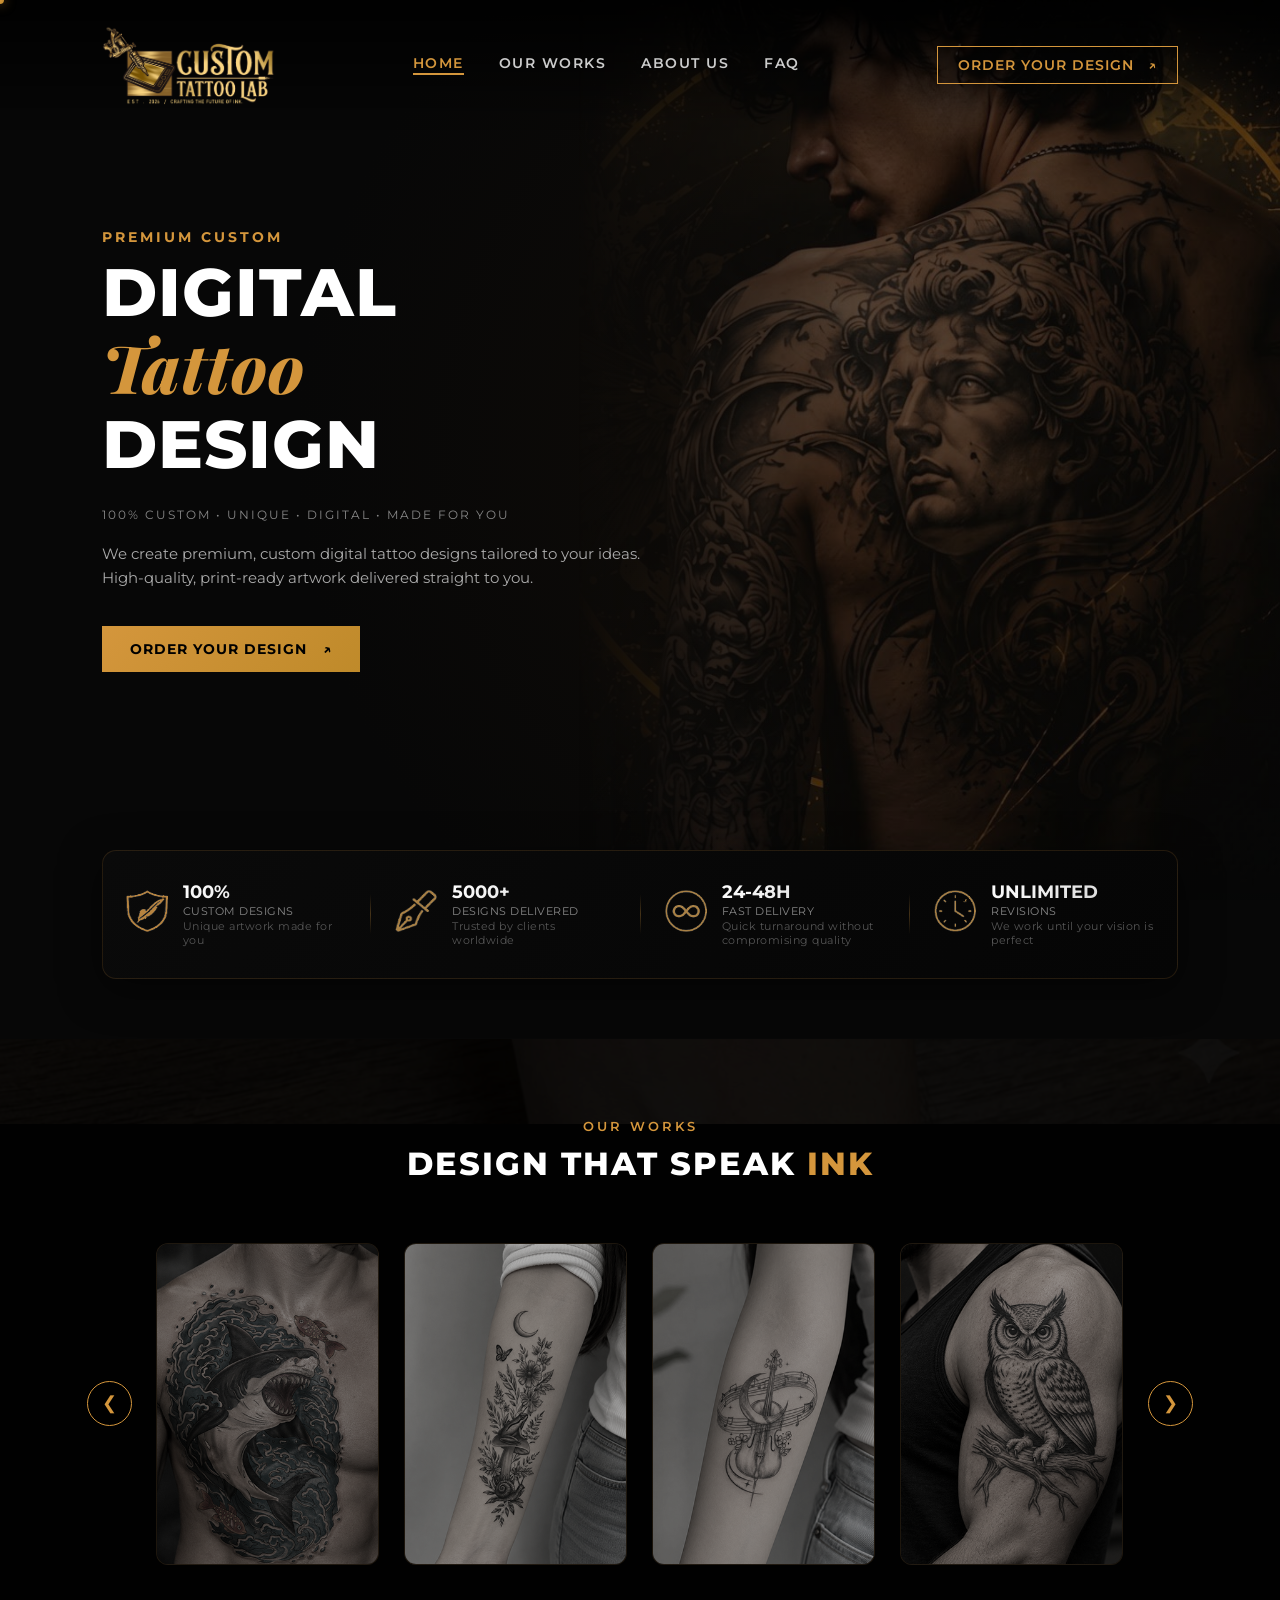
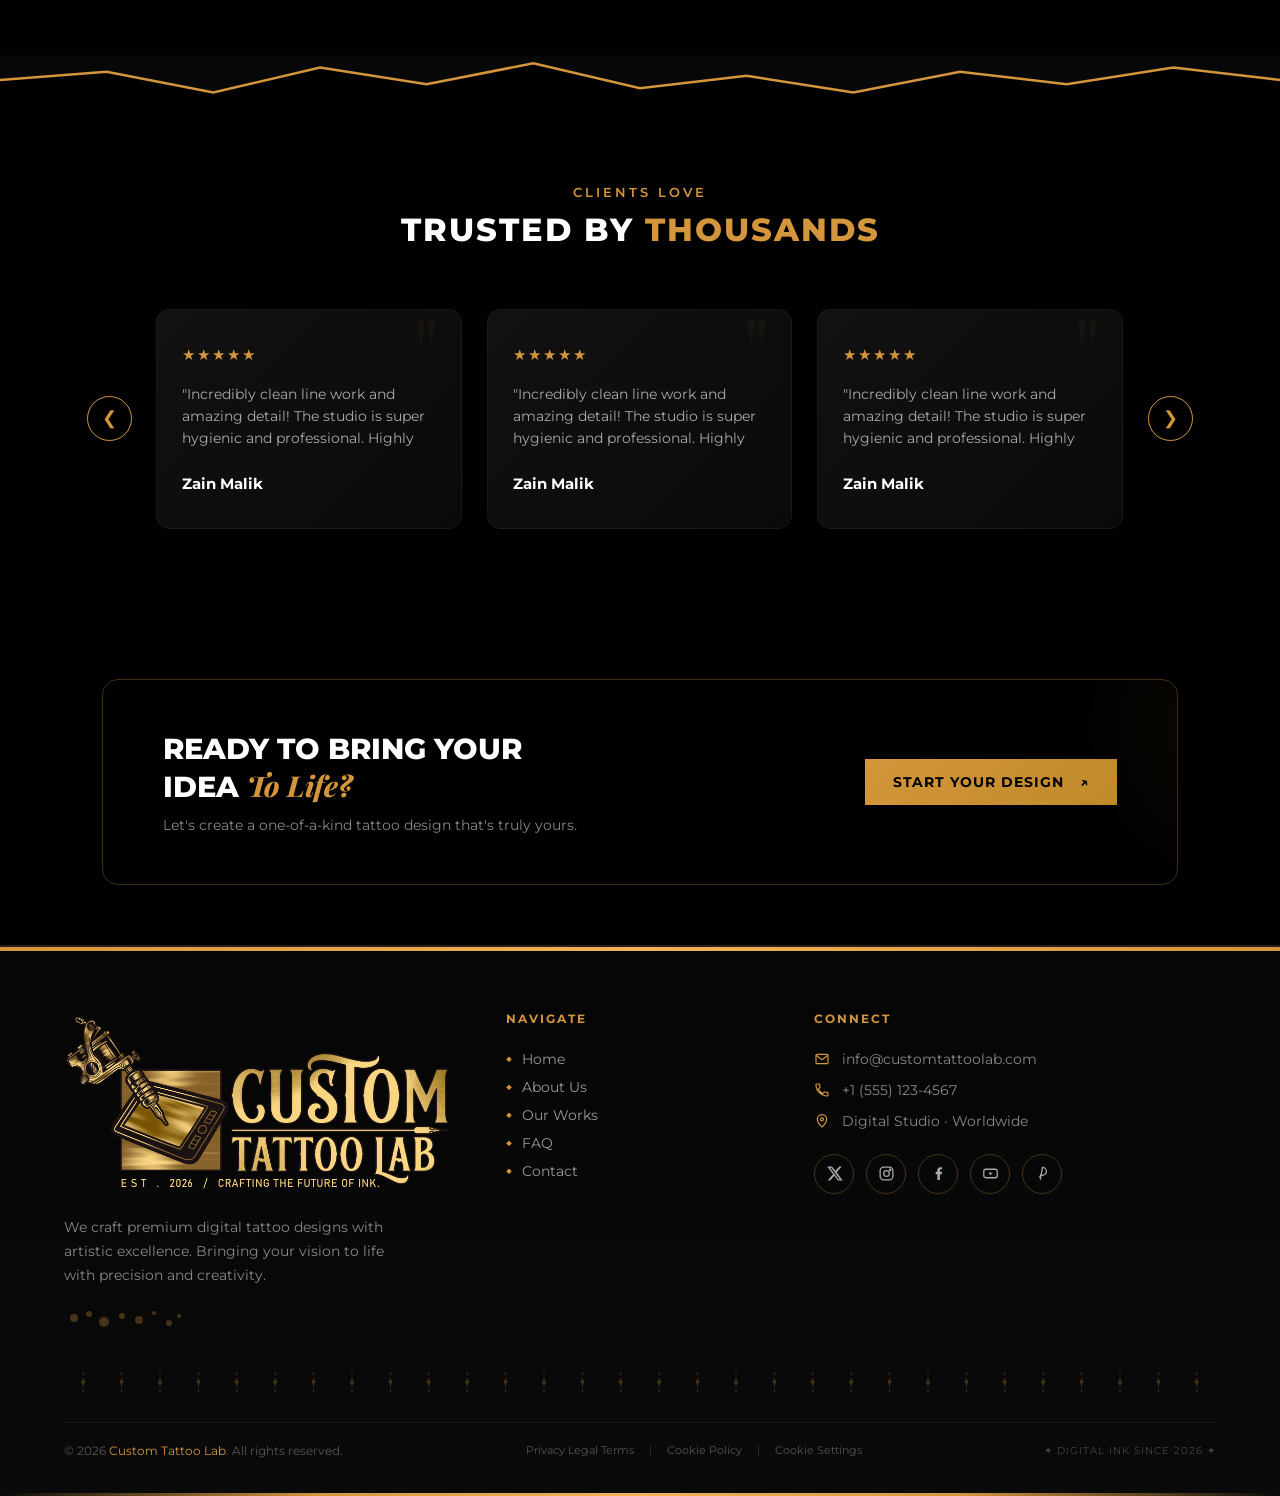
<file: index.html>
<!DOCTYPE html>
<html lang="en">
<head>
    <meta charset="UTF-8">
    <meta name="viewport" content="width=device-width, initial-scale=1.0">
    <title>Custom Tattoo Lab | Premium Digital Tattoo Design</title>
    <link rel="stylesheet" href="style.css">
    <link rel="preconnect" href="https://fonts.googleapis.com">
    <link rel="preconnect" href="https://fonts.gstatic.com" crossorigin>
    <link href="https://fonts.googleapis.com/css2?family=Montserrat:wght@400;600;700;800&family=Playfair+Display:ital,wght@1,700&display=swap" rel="stylesheet">
</head>
<body>
    <div id="header-placeholder"></div>

    <section class="hero">
        <div class="hero-content">
            <p class="hero-subtitle">PREMIUM CUSTOM</p>
            <h1 class="hero-title">
                DIGITAL <br>
                <span class="script-font gold-text">Tattoo</span> <br>
                DESIGN
            </h1>
            <p class="tagline">100% CUSTOM • UNIQUE • DIGITAL • MADE FOR YOU</p>
            <p class="hero-desc">
                We create premium, custom digital tattoo designs tailored to your ideas. 
                High-quality, print-ready artwork delivered straight to you.
            </p>
            <a href="contact.html" class="btn-solid">ORDER YOUR DESIGN <span class="arrow">↗</span></a>
        </div>
        <div class="hero-image-container">
            <div class="hero-bg-placeholder"></div>
        </div>
    </section>

    <section class="features-bar">
        <div class="features-container">
            <div class="feature-item">
                <div class="feature-icon"><img src="./Home/Unique.png" alt="Custom Designs"></div>
                <div>
                    <h3>100%</h3>
                    <p>CUSTOM DESIGNS<br><span>Unique artwork made for you</span></p>
                </div>
            </div>
            <div class="feature-divider"></div>
            <div class="feature-item">
                <div class="feature-icon"><img src="./Home/Delivered.png" alt="Designs Delivered"></div>
                <div>
                    <h3>5000+</h3>
                    <p>DESIGNS DELIVERED<br><span>Trusted by clients worldwide</span></p>
                </div>
            </div>
            <div class="feature-divider"></div>
            <div class="feature-item">
                <div class="feature-icon"><img src="./Home/Speed.png" alt="Fast Delivery"></div>
                <div>
                    <h3>24-48H</h3>
                    <p>FAST DELIVERY<br><span>Quick turnaround without compromising quality</span></p>
                </div>
            </div>
            <div class="feature-divider"></div>
            <div class="feature-item">
                <div class="feature-icon"><img src="./Home/Revisions.png" alt="Unlimited Revisions"></div>
                <div>
                    <h3>UNLIMITED</h3>
                    <p>REVISIONS<br><span>We work until your vision is perfect</span></p>
                </div>
            </div>
        </div>
    </section>

    <section class="portfolio" style="position: relative; background: url('./Home/img.jpg') no-repeat center center; background-size: cover; background-attachment: fixed;">
        <!-- Black Overlay Layer -->
        <div style="position: absolute; top: 0; left: 0; width: 100%; height: 100%; background: rgba(0, 0, 0, 0.925); z-index: 0;"></div>
        
        <!-- Content (z-index higher than overlay) -->
        <div style="position: relative; z-index: 1;">
            <p class="section-meta">OUR WORKS</p>
            <h2 class="section-title">DESIGN THAT SPEAK <span class="gold-text">INK</span></h2>
            
            <div class="carousel-wrapper">
    <button class="carousel-btn prev-btn" id="works-prev">❮</button>
    <div class="carousel-track-container">
        <div class="carousel-track" id="works-track">
            <!-- Card 1 - Japanese Style -->
            <div class="portfolio-card">
                <div class="card-img-placeholder" style="background-image: url('./Home/home_pic/ui_1.jpg');"></div>
            </div>
            <!-- Card 2 - Blackwork -->
            <div class="portfolio-card">
                <div class="card-img-placeholder" style="background-image: url('./Home/home_pic/ui_2.jpg');"></div>
            </div>
            <!-- Card 3 - Fineline -->
            <div class="portfolio-card">
                <div class="card-img-placeholder" style="background-image: url('./Home/home_pic/ui_3.jpg');"></div>
            </div>
            <!-- Card 4 - Geometric -->
            <div class="portfolio-card">
                <div class="card-img-placeholder" style="background-image: url('./Home/home_pic/ui_4.jpg');"></div>
            </div>
            <!-- Card 5 - Custom Concept -->
            <div class="portfolio-card">
                <div class="card-img-placeholder" style="background-image: url('./Home/home_pic/ui_5.jpg');"></div>
            </div>
            <!-- Card 6 - Extra (Optional) -->
            <div class="portfolio-card">
                <div class="card-img-placeholder" style="background-image: url('./Home/home_pic/ui_6.jpg');"></div>
            </div>
        </div>
    </div>
    <button class="carousel-btn next-btn" id="works-next">❯</button>
</div>
        </div>
    </section>

    <div class="ripped-divider">
        <svg viewBox="0 0 1440 60" preserveAspectRatio="none">
            <path d="M0,30 L120,20 L240,45 L360,15 L480,35 L600,10 L720,40 L840,25 L960,45 L1080,20 L1200,35 L1320,15 L1440,30 L1440,60 L0,60 Z"></path>
            <path d="M0,30 L120,20 L240,45 L360,15 L480,35 L600,10 L720,40 L840,25 L960,45 L1080,20 L1200,35 L1320,15 L1440,30" fill="none" stroke="#d4963c" stroke-width="3"></path>
        </svg>
    </div>

    <section class="testimonials" style="position: relative; background: url('./Home/side.jpg') no-repeat center center; background-size: cover; background-attachment: fixed;">
        <div style="position: absolute; top: 0; left: 0; width: 100%; height: 100%; background: rgba(0, 0, 0, 0.925); z-index: 0;"></div>
        <div style="position: relative; z-index: 1;">
        <p class="section-meta">CLIENTS LOVE</p>
        <h2 class="section-title">TRUSTED BY <span class="gold-text">THOUSANDS</span></h2>

        <div class="carousel-wrapper">
            <button class="carousel-btn prev-btn" id="review-prev">❮</button>
            <div class="carousel-track-container">
                <div class="testimonial-track" id="review-track">
                    <div class="review-card">
                        <div class="stars">★★★★★</div>
                        <p class="review-text">"Incredibly clean line work and amazing detail! The studio is super hygienic and professional. Highly recommended."</p>
                        <h4 class="review-author">Zain Malik</h4>
                    </div>
                    <div class="review-card">
                        <div class="stars">★★★★★</div>
                        <p class="review-text">"Incredibly clean line work and amazing detail! The studio is super hygienic and professional. Highly recommended."</p>
                        <h4 class="review-author">Zain Malik</h4>
                    </div>
                    <div class="review-card">
                        <div class="stars">★★★★★</div>
                        <p class="review-text">"Incredibly clean line work and amazing detail! The studio is super hygienic and professional. Highly recommended."</p>
                        <h4 class="review-author">Zain Malik</h4>
                    </div>
                    <div class="review-card">
                        <div class="stars">★★★★★</div>
                        <p class="review-text">"Incredibly clean line work and amazing detail! The studio is super hygienic and professional. Highly recommended."</p>
                        <h4 class="review-author">Zain Malik</h4>
                    </div>
                </div>
            </div>
            <button class="carousel-btn next-btn" id="review-next">❯</button>
        </div>
    </section>

    <section class="cta-container" style="position: relative; background: url('./Home/image_Home.gif') no-repeat center center; background-size: cover; background-attachment: fixed; padding: 60px 8%;">
        <!-- Black Overlay Layer -->
        <div style="position: absolute; top: 0; left: 0; width: 100%; height: 100%; background: rgba(0,0,0,0.85); z-index: 0;"></div>
        
        <!-- Content (z-index higher than overlay) -->
        <div style="position: relative; z-index: 1;">
            <div class="cta-banner" style="background: transparent; border: 1px solid rgba(212, 150, 60, 0.3); box-shadow: 0 0 30px rgba(0,0,0,0.5);">
                <div class="cta-content">
                    <h2>READY TO BRING YOUR <br>IDEA <span class="script-font gold-text">To Life?</span></h2>
                    <p>Let's create a one-of-a-kind tattoo design that's truly yours.</p>
                </div>
                <a href="contact.html" class="btn-solid">START YOUR DESIGN <span class="arrow">↗</span></a>
            </div>
        </div>
    </section>

    <div id="footer-placeholder"></div>


    <script src="script.js"></script>
</body>
</html>
</file>
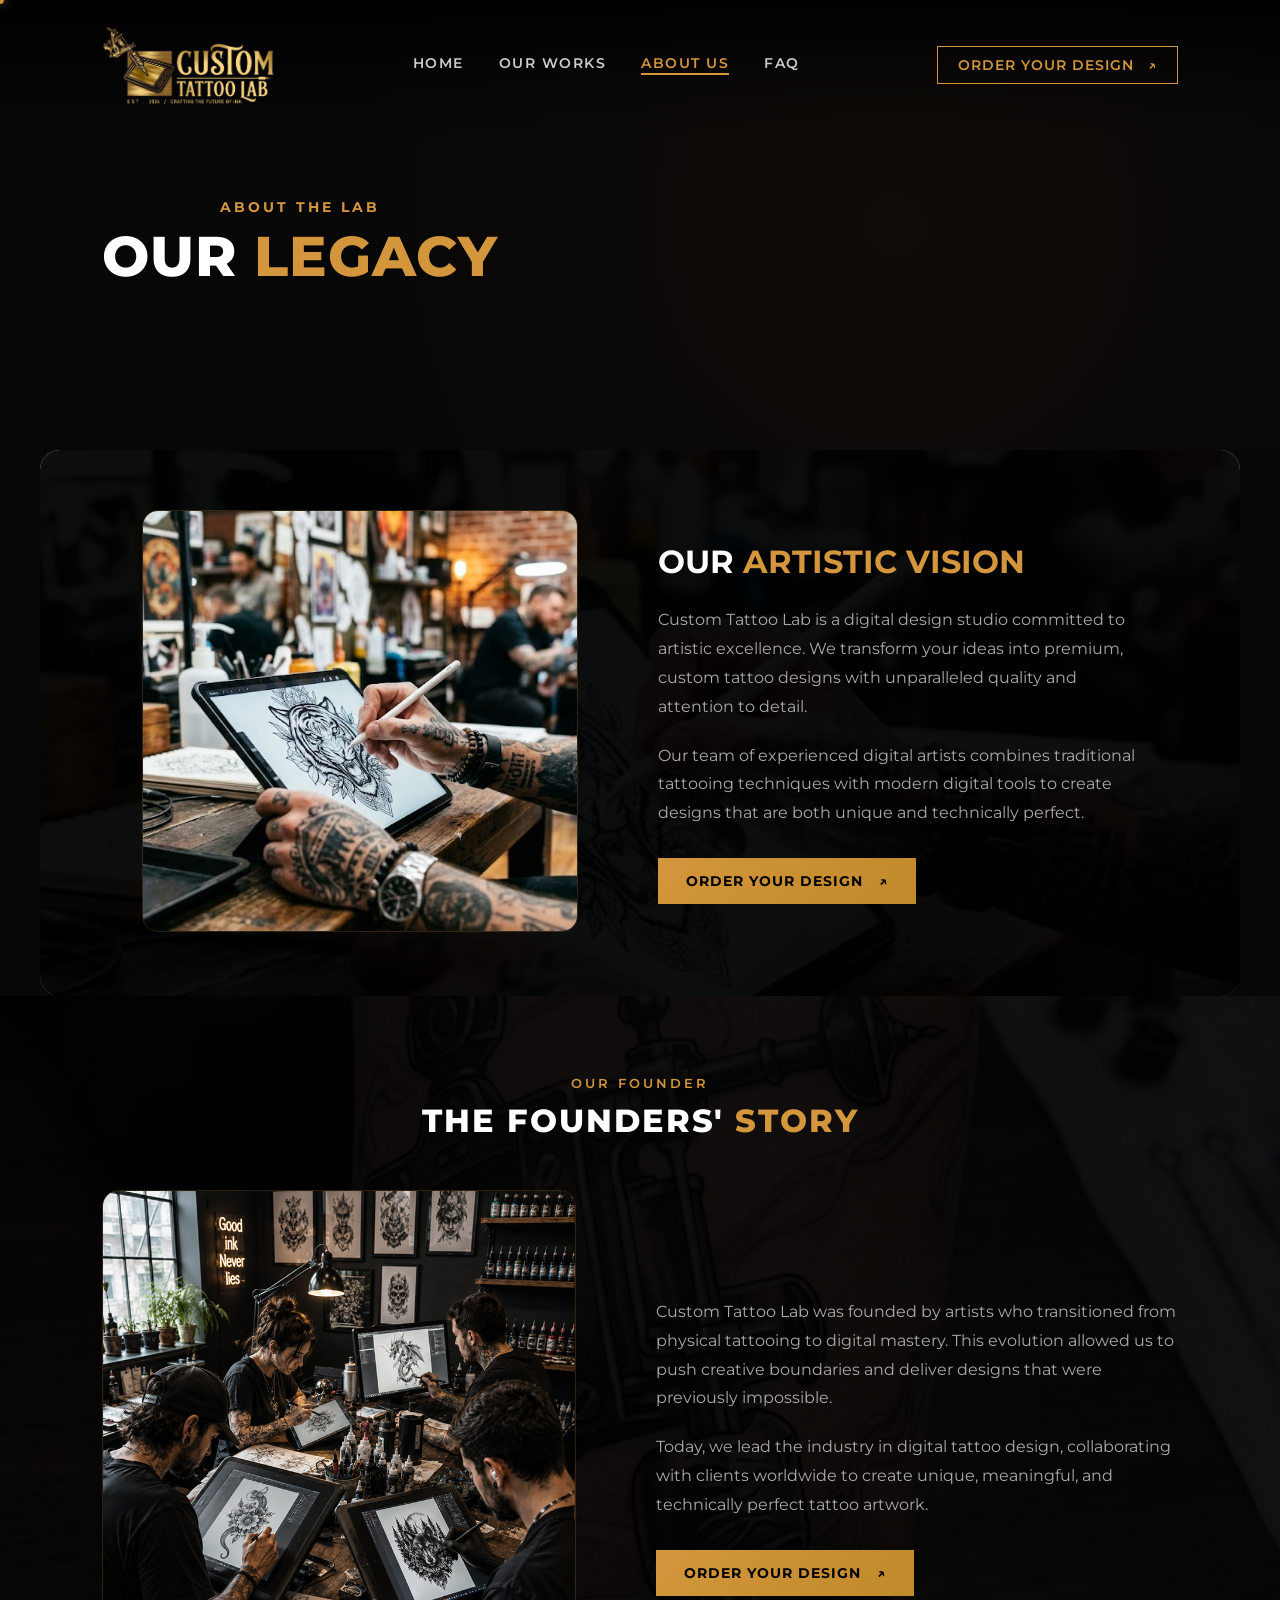
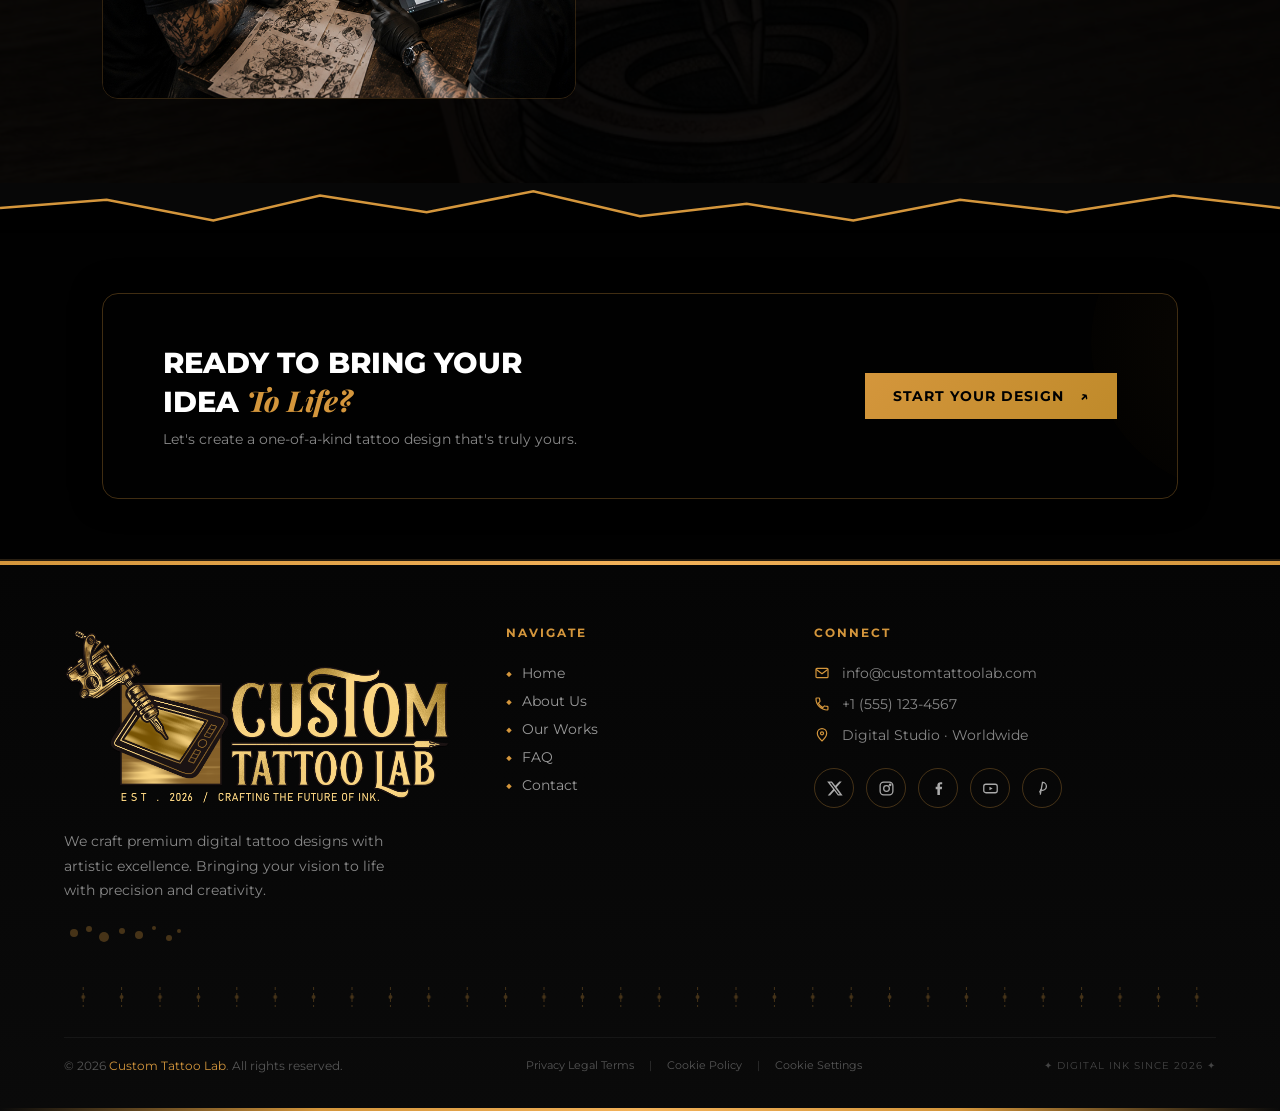
<file: about.html>
<!DOCTYPE html>
<html lang="en">
<head>
    <meta charset="UTF-8">
    <meta name="viewport" content="width=device-width, initial-scale=1.0">
    <title>Custom Tattoo Lab - About Us</title>
    <link rel="stylesheet" href="style.css">
    <link rel="preconnect" href="https://fonts.googleapis.com">
    <link rel="preconnect" href="https://fonts.gstatic.com" crossorigin>
    <link href="https://fonts.googleapis.com/css2?family=Montserrat:wght@400;600;700;800&family=Playfair+Display:ital,wght@1,700&display=swap" rel="stylesheet">
</head>
<body>
    <div id="header-placeholder"></div>

    <section class="hero" style="min-height: 50vh; padding: 120px 8% 60px;">
        <div class="hero-content" style="max-width: 100%; text-align: center;">
            <p class="hero-subtitle">ABOUT THE LAB</p>
            <h1 class="hero-title" style="font-size: 3.5rem;">
                OUR <span class="gold-text">LEGACY</span>
            </h1>
        </div>
    </section>

    <!-- About Content -->
    <section style="padding: 60px 8%; max-width: 1200px; margin: 0 auto; position: relative; background: url('./About/side.jpg') no-repeat center center; background-size: cover; border-radius: 20px; overflow: hidden;">
        
        <!-- Black Overlay Layer -->
        <div style="position: absolute; top: 0; left: 0; width: 100%; height: 100%; background: rgb(0 0 0 / 94%); z-index: 0;"></div>
        
        <!-- Content -->
        <div style="position: relative; z-index: 1;">
            <div class="content-container">
                <div>
                    <img src="./About/side.jpg" alt="Artist at work" style="width: 100%; border-radius: 16px; border: 1px solid rgba(212,150,60,0.2);">
                </div>
                <div>
                    <h2 style="font-size: 2rem; font-weight: 700; margin-bottom: 25px;">OUR <span class="gold-text">ARTISTIC VISION</span></h2>
                    <p style="color: #aaaaaa; line-height: 1.8; margin-bottom: 20px;">Custom Tattoo Lab is a digital design studio committed to artistic excellence. We transform your ideas into premium, custom tattoo designs with unparalleled quality and attention to detail.</p>
                    <p style="color: #aaaaaa; line-height: 1.8; margin-bottom: 30px;">Our team of experienced digital artists combines traditional tattooing techniques with modern digital tools to create designs that are both unique and technically perfect.</p>
                    <a href="contact.html" class="btn-solid">ORDER YOUR DESIGN <span class="arrow">↗</span></a>
                </div>
            </div>
        </div>
    </section>

    <!-- Founders Section -->
    <section style="padding: 80px 8%; position: relative; 
        background: #0a0a0a url('./About/bg.jpg') no-repeat center center; 
        background-size: cover; 
        min-height: 500px;">
        
        <!-- Black Overlay Layer -->
        <div style="position: absolute; top: 0; left: 0; width: 100%; height: 100%; background: rgb(0 0 0 / 93%); z-index: 0;"></div>
        
        <!-- Content -->
        <div style="position: relative; z-index: 1;">
            <p class="section-meta" style="text-align: center;">OUR FOUNDER</p>
            <h2 class="section-title" style="text-align: center;">THE FOUNDERS' <span class="gold-text">STORY</span></h2>

            <div class="content-container" style="max-width: 1200px; margin: 0 auto;">
                <div>
                    <img src="./About/founder_photo.jpg" alt="Founders" style="width: 100%; border-radius: 16px; border: 1px solid rgba(212,150,60,0.2);">
                </div>
                <div>
                    <p style="color: #aaaaaa; line-height: 1.8; margin-bottom: 20px;">Custom Tattoo Lab was founded by artists who transitioned from physical tattooing to digital mastery. This evolution allowed us to push creative boundaries and deliver designs that were previously impossible.</p>
                    <p style="color: #aaaaaa; line-height: 1.8; margin-bottom: 30px;">Today, we lead the industry in digital tattoo design, collaborating with clients worldwide to create unique, meaningful, and technically perfect tattoo artwork.</p>
                    <a href="contact.html" class="btn-solid">ORDER YOUR DESIGN <span class="arrow">↗</span></a>
                </div>
            </div>
        </div>
    </section>
    <div class="ripped-divider">
        <svg viewBox="0 0 1440 60" preserveAspectRatio="none">
            <path d="M0,30 L120,20 L240,45 L360,15 L480,35 L600,10 L720,40 L840,25 L960,45 L1080,20 L1200,35 L1320,15 L1440,30 L1440,60 L0,60 Z"></path>
            <path d="M0,30 L120,20 L240,45 L360,15 L480,35 L600,10 L720,40 L840,25 L960,45 L1080,20 L1200,35 L1320,15 L1440,30" fill="none" stroke="#d4963c" stroke-width="3"></path>
        </svg>
    </div>
    <!-- CTA -->
    <section class="cta-container" style="position: relative; background: url('./Home/image_Home.gif') no-repeat center center; background-size: cover; background-attachment: fixed; padding: 60px 8%;">
        <!-- Black Overlay Layer -->
        <div style="position: absolute; top: 0; left: 0; width: 100%; height: 100%; background: rgba(0,0,0,0.85); z-index: 0;"></div>
        
        <!-- Content (z-index higher than overlay) -->
        <div style="position: relative; z-index: 1;">
            <div class="cta-banner" style="background: transparent; border: 1px solid rgba(212, 150, 60, 0.3); box-shadow: 0 0 30px rgba(0,0,0,0.5);">
                <div class="cta-content">
                    <h2>READY TO BRING YOUR <br>IDEA <span class="script-font gold-text">To Life?</span></h2>
                    <p>Let's create a one-of-a-kind tattoo design that's truly yours.</p>
                </div>
                <a href="contact.html" class="btn-solid">START YOUR DESIGN <span class="arrow">↗</span></a>
            </div>
        </div>
    </section>

    <div id="footer-placeholder"></div>

    <script src="script.js"></script>
</body>
</html>
</file>
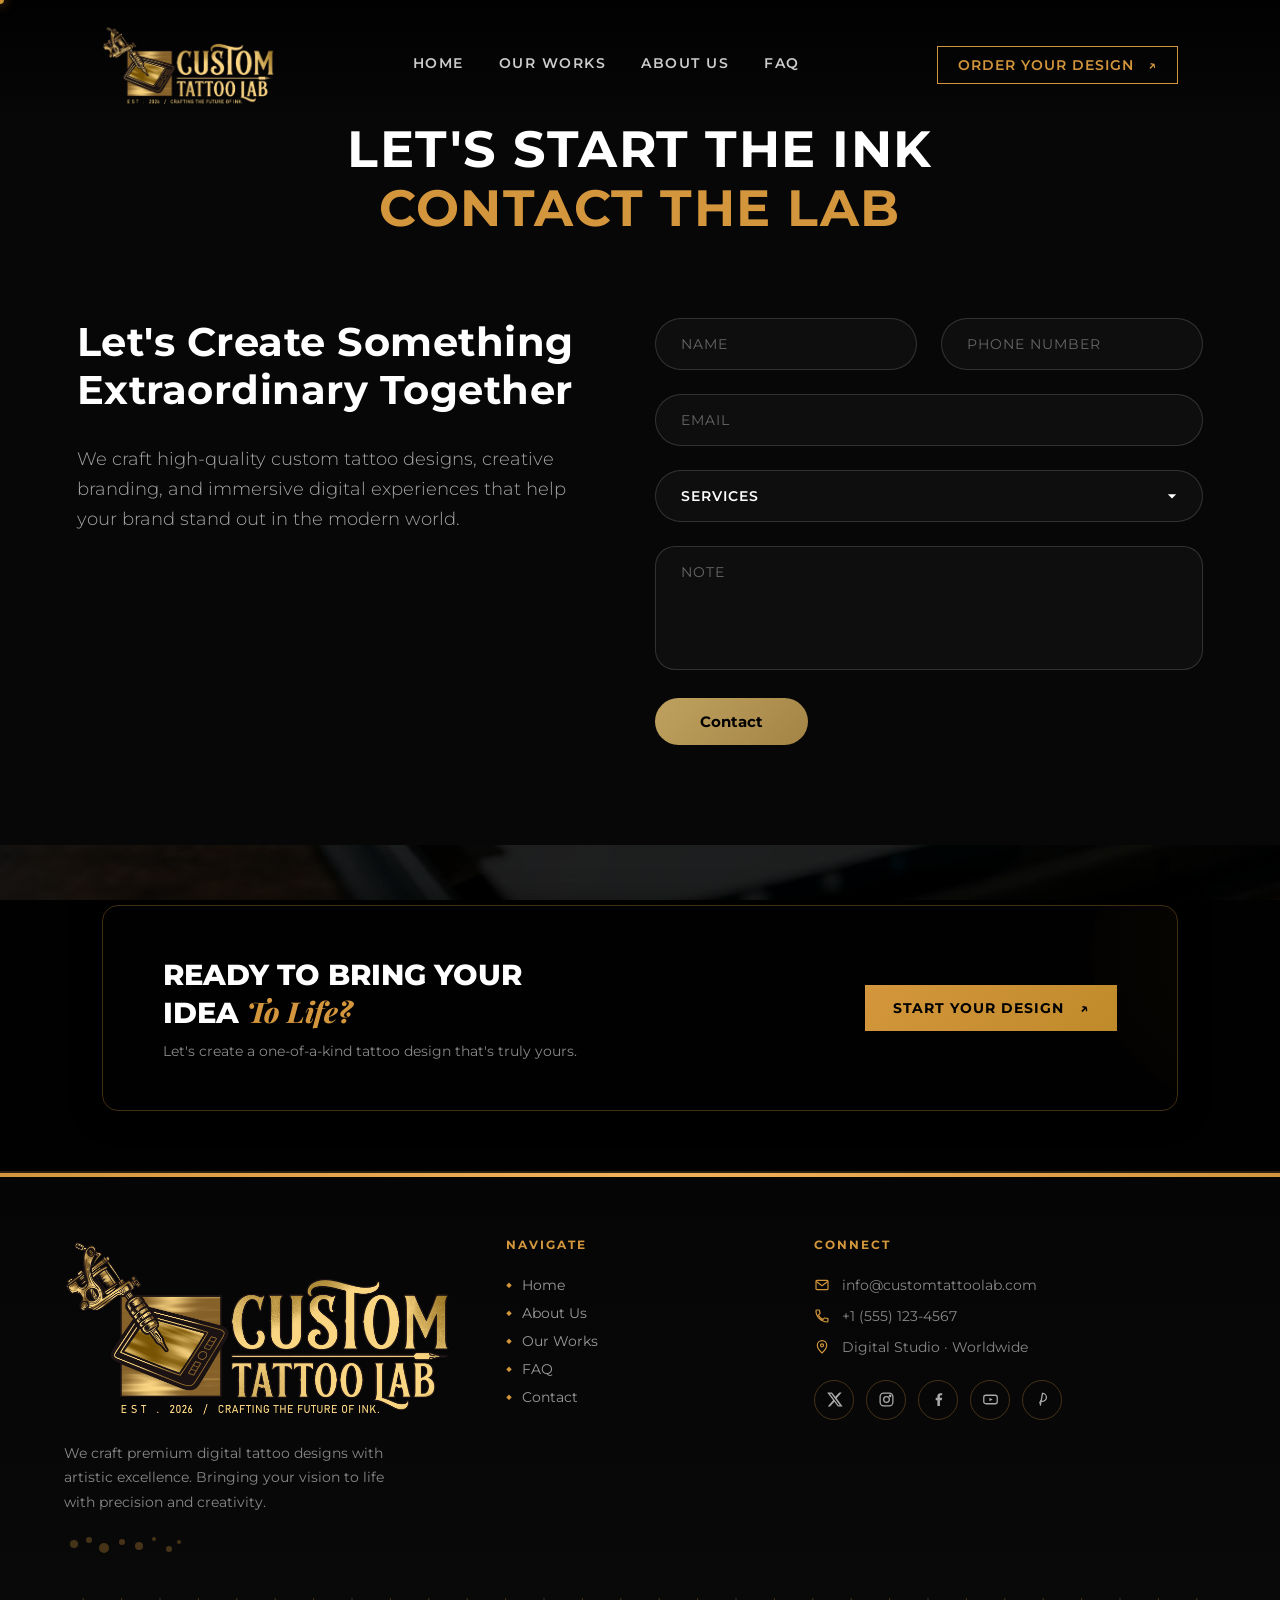
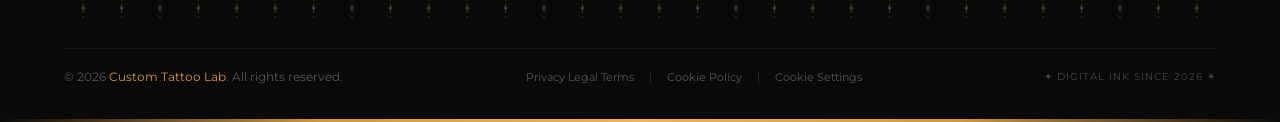
<file: Contact.html>
<!DOCTYPE html>
<html lang="en">
<head>
    <meta charset="UTF-8">
    <meta name="viewport" content="width=device-width, initial-scale=1.0">
    <title>Custom Tattoo Lab - Contact</title>
    <link rel="stylesheet" href="style.css">
    <link rel="preconnect" href="https://fonts.googleapis.com">
    <link rel="preconnect" href="https://fonts.gstatic.com" crossorigin>
    <link href="https://fonts.googleapis.com/css2?family=Montserrat:wght@400;600;700;800&family=Playfair+Display:ital,wght@1,700&display=swap" rel="stylesheet">
</head>
<body>
    <div id="header-placeholder"></div>

    <section class="contact-section" style="padding: 120px 6% 100px;">
        <h1 class="contact-heading">
            LET'S START THE INK <br><span class="gold-text">CONTACT THE LAB</span>
        </h1>

        <div class="contact-container" style="max-width: 1200px; margin: 0 auto;">
            <div class="contact-info">
                <h2 style="font-size: 2.5rem; font-weight: 700; line-height: 1.2; margin-bottom: 30px;">Let's Create Something Extraordinary Together</h2>
                <p style="color: #a5a5a5; font-size: 1.1rem; line-height: 1.7;">We craft high-quality custom tattoo designs, creative branding, and immersive digital experiences that help your brand stand out in the modern world.</p>
            </div>

            <div class="contact-form-wrapper">
                <form action="#" class="lab-form" style="display: flex; flex-direction: column; gap: 24px;">
                    <div class="form-row-two-col">
                        <div class="form-group">
                            <input type="text" placeholder="NAME" required>
                        </div>
                        <div class="form-group">
                            <input type="tel" placeholder="PHONE NUMBER">
                        </div>
                    </div>

                    <div class="form-group">
                        <input type="email" placeholder="EMAIL" required>
                    </div>

                    <div class="form-group">
                        <select required>
                            <option value="" disabled selected hidden>SERVICES</option>
                            <option value="custom-sleeve">Custom Tattoo Sleeve Design</option>
                            <option value="flash-art">Minimalist & Geometric Flash Art</option>
                            <option value="cover-up">Cover-Up Realism Design</option>
                        </select>
                    </div>

                    <div class="form-group">
                        <textarea placeholder="NOTE" rows="5"></textarea>
                    </div>

                    <button type="submit" class="btn-submit">Contact</button>
                </form>
            </div>
        </div>
    </section>

    <!-- CTA -->
    <!-- CTA -->
    <section class="cta-container" style="position: relative; background: url('./Home/image_Home.gif') no-repeat center center; background-size: cover; background-attachment: fixed; padding: 60px 8%;">
        <!-- Black Overlay Layer -->
        <div style="position: absolute; top: 0; left: 0; width: 100%; height: 100%; background: rgba(0,0,0,0.85); z-index: 0;"></div>
        
        <!-- Content (z-index higher than overlay) -->
        <div style="position: relative; z-index: 1;">
            <div class="cta-banner" style="background: transparent; border: 1px solid rgba(212, 150, 60, 0.3); box-shadow: 0 0 30px rgba(0,0,0,0.5);">
                <div class="cta-content">
                    <h2>READY TO BRING YOUR <br>IDEA <span class="script-font gold-text">To Life?</span></h2>
                    <p>Let's create a one-of-a-kind tattoo design that's truly yours.</p>
                </div>
                <a href="contact.html" class="btn-solid">START YOUR DESIGN <span class="arrow">↗</span></a>
            </div>
        </div>
    </section>
    <!-- Footer -->
    <div id="footer-placeholder"></div>

    <script src="script.js"></script>
</body>
</html>
</file>
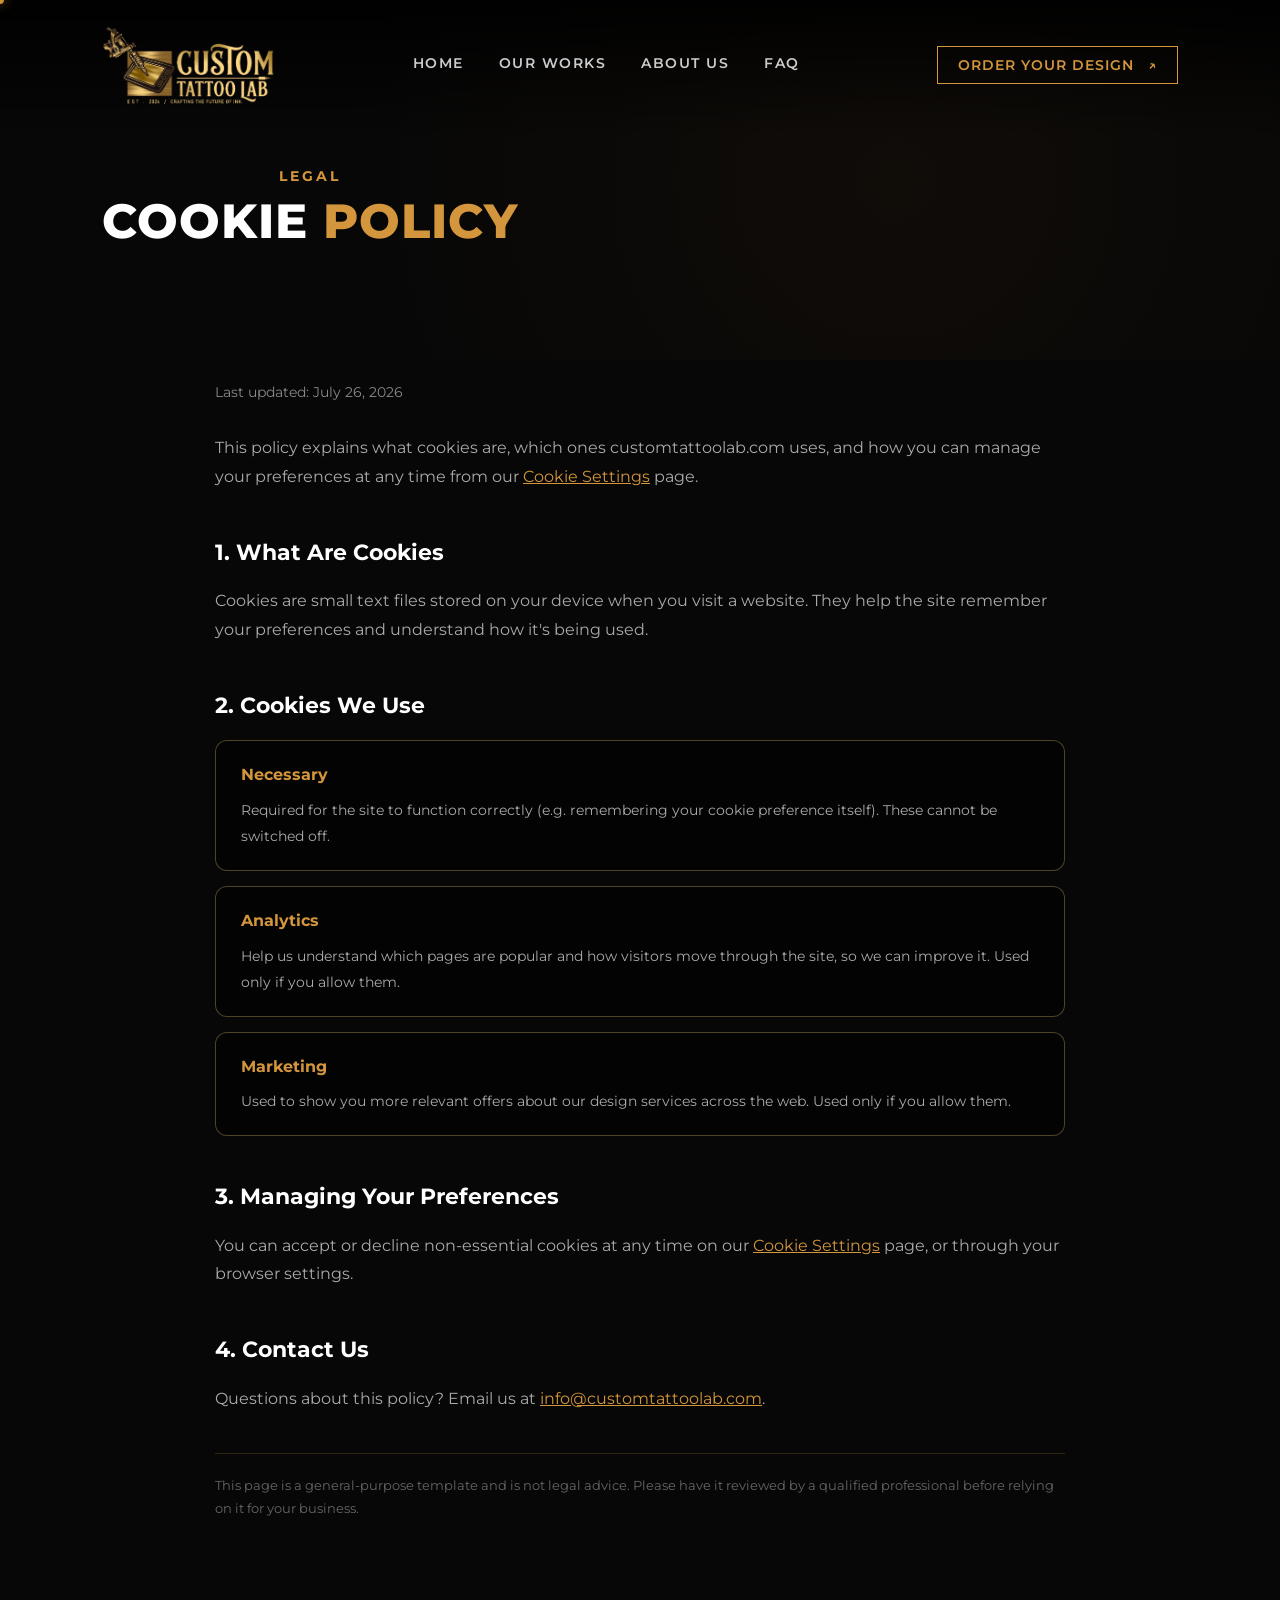
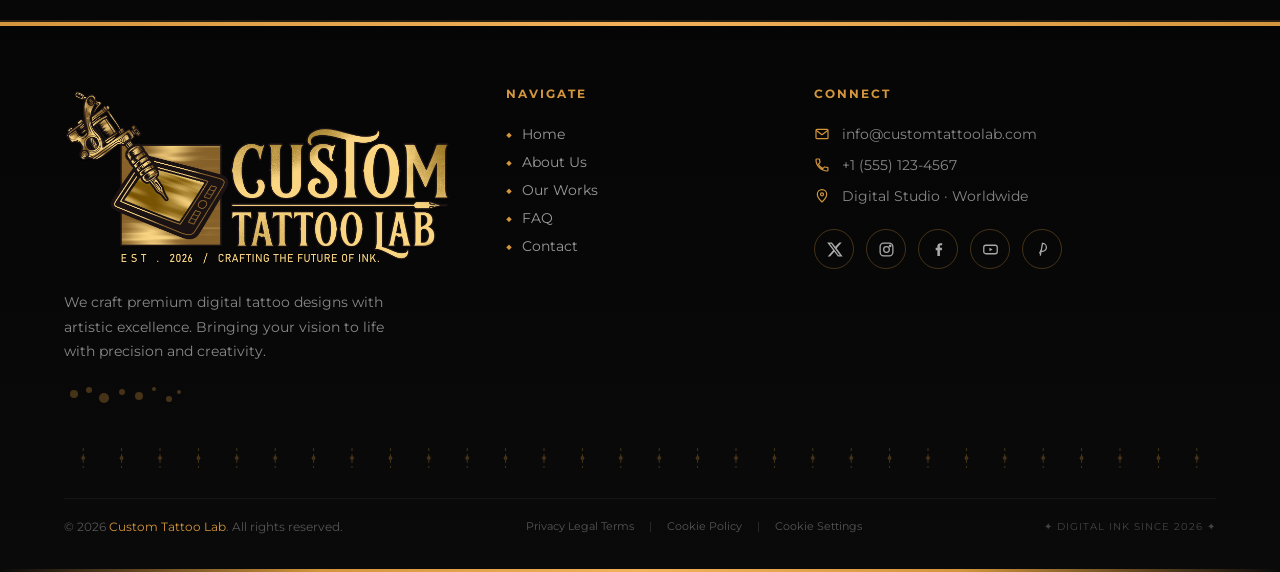
<file: cookie-policy.html>
<!DOCTYPE html>
<html lang="en">
<head>
    <meta charset="UTF-8">
    <meta name="viewport" content="width=device-width, initial-scale=1.0">
    <title>Custom Tattoo Lab - Cookie Policy</title>
    <link rel="stylesheet" href="style.css">
    <link rel="preconnect" href="https://fonts.googleapis.com">
    <link rel="preconnect" href="https://fonts.gstatic.com" crossorigin>
    <link href="https://fonts.googleapis.com/css2?family=Montserrat:wght@400;600;700;800&family=Playfair+Display:ital,wght@1,700&display=swap" rel="stylesheet">
</head>
<body>
    <div id="header-placeholder"></div>

    <section class="hero" style="min-height: 40vh; padding: 120px 8% 40px;">
        <div class="hero-content" style="max-width: 100%; text-align: center;">
            <p class="hero-subtitle">LEGAL</p>
            <h1 class="hero-title" style="font-size: 3rem;">
                COOKIE <span class="gold-text">POLICY</span>
            </h1>
        </div>
    </section>

    <section style="padding: 20px 8% 100px;">
        <div style="max-width: 850px; margin: 0 auto; color: #aaaaaa; line-height: 1.8;">

            <p style="margin-bottom: 30px; color: #888; font-size: 0.85rem;">Last updated: July 26, 2026</p>

            <p style="margin-bottom: 30px;">This policy explains what cookies are, which ones customtattoolab.com uses, and how you can manage your preferences at any time from our <a href="cookie-settings.html" class="gold-text" style="text-decoration: underline;">Cookie Settings</a> page.</p>

            <h2 style="color: #fff; font-size: 1.4rem; font-weight: 700; margin: 40px 0 15px;">1. What Are Cookies</h2>
            <p style="margin-bottom: 15px;">Cookies are small text files stored on your device when you visit a website. They help the site remember your preferences and understand how it's being used.</p>

            <h2 style="color: #fff; font-size: 1.4rem; font-weight: 700; margin: 40px 0 15px;">2. Cookies We Use</h2>

            <div style="border: 1.5px solid rgba(191,161,95,0.4); border-radius: 12px; padding: 20px 25px; margin-bottom: 15px; background: #030303;">
                <h3 style="color: #d4963c; font-size: 1rem; margin-bottom: 8px;">Necessary</h3>
                <p style="font-size: 0.9rem; margin: 0;">Required for the site to function correctly (e.g. remembering your cookie preference itself). These cannot be switched off.</p>
            </div>

            <div style="border: 1.5px solid rgba(191,161,95,0.4); border-radius: 12px; padding: 20px 25px; margin-bottom: 15px; background: #030303;">
                <h3 style="color: #d4963c; font-size: 1rem; margin-bottom: 8px;">Analytics</h3>
                <p style="font-size: 0.9rem; margin: 0;">Help us understand which pages are popular and how visitors move through the site, so we can improve it. Used only if you allow them.</p>
            </div>

            <div style="border: 1.5px solid rgba(191,161,95,0.4); border-radius: 12px; padding: 20px 25px; margin-bottom: 15px; background: #030303;">
                <h3 style="color: #d4963c; font-size: 1rem; margin-bottom: 8px;">Marketing</h3>
                <p style="font-size: 0.9rem; margin: 0;">Used to show you more relevant offers about our design services across the web. Used only if you allow them.</p>
            </div>

            <h2 style="color: #fff; font-size: 1.4rem; font-weight: 700; margin: 40px 0 15px;">3. Managing Your Preferences</h2>
            <p style="margin-bottom: 15px;">You can accept or decline non-essential cookies at any time on our <a href="cookie-settings.html" class="gold-text" style="text-decoration: underline;">Cookie Settings</a> page, or through your browser settings.</p>

            <h2 style="color: #fff; font-size: 1.4rem; font-weight: 700; margin: 40px 0 15px;">4. Contact Us</h2>
            <p style="margin-bottom: 15px;">Questions about this policy? Email us at <a href="mailto:info@customtattoolab.com" class="gold-text">info@customtattoolab.com</a>.</p>

            <p style="margin-top: 40px; padding-top: 20px; border-top: 1px solid rgba(212,150,60,0.2); color: #666; font-size: 0.8rem;">This page is a general-purpose template and is not legal advice. Please have it reviewed by a qualified professional before relying on it for your business.</p>
        </div>
    </section>

    <div id="footer-placeholder"></div>

    <script src="script.js"></script>
</body>
</html>
</file>
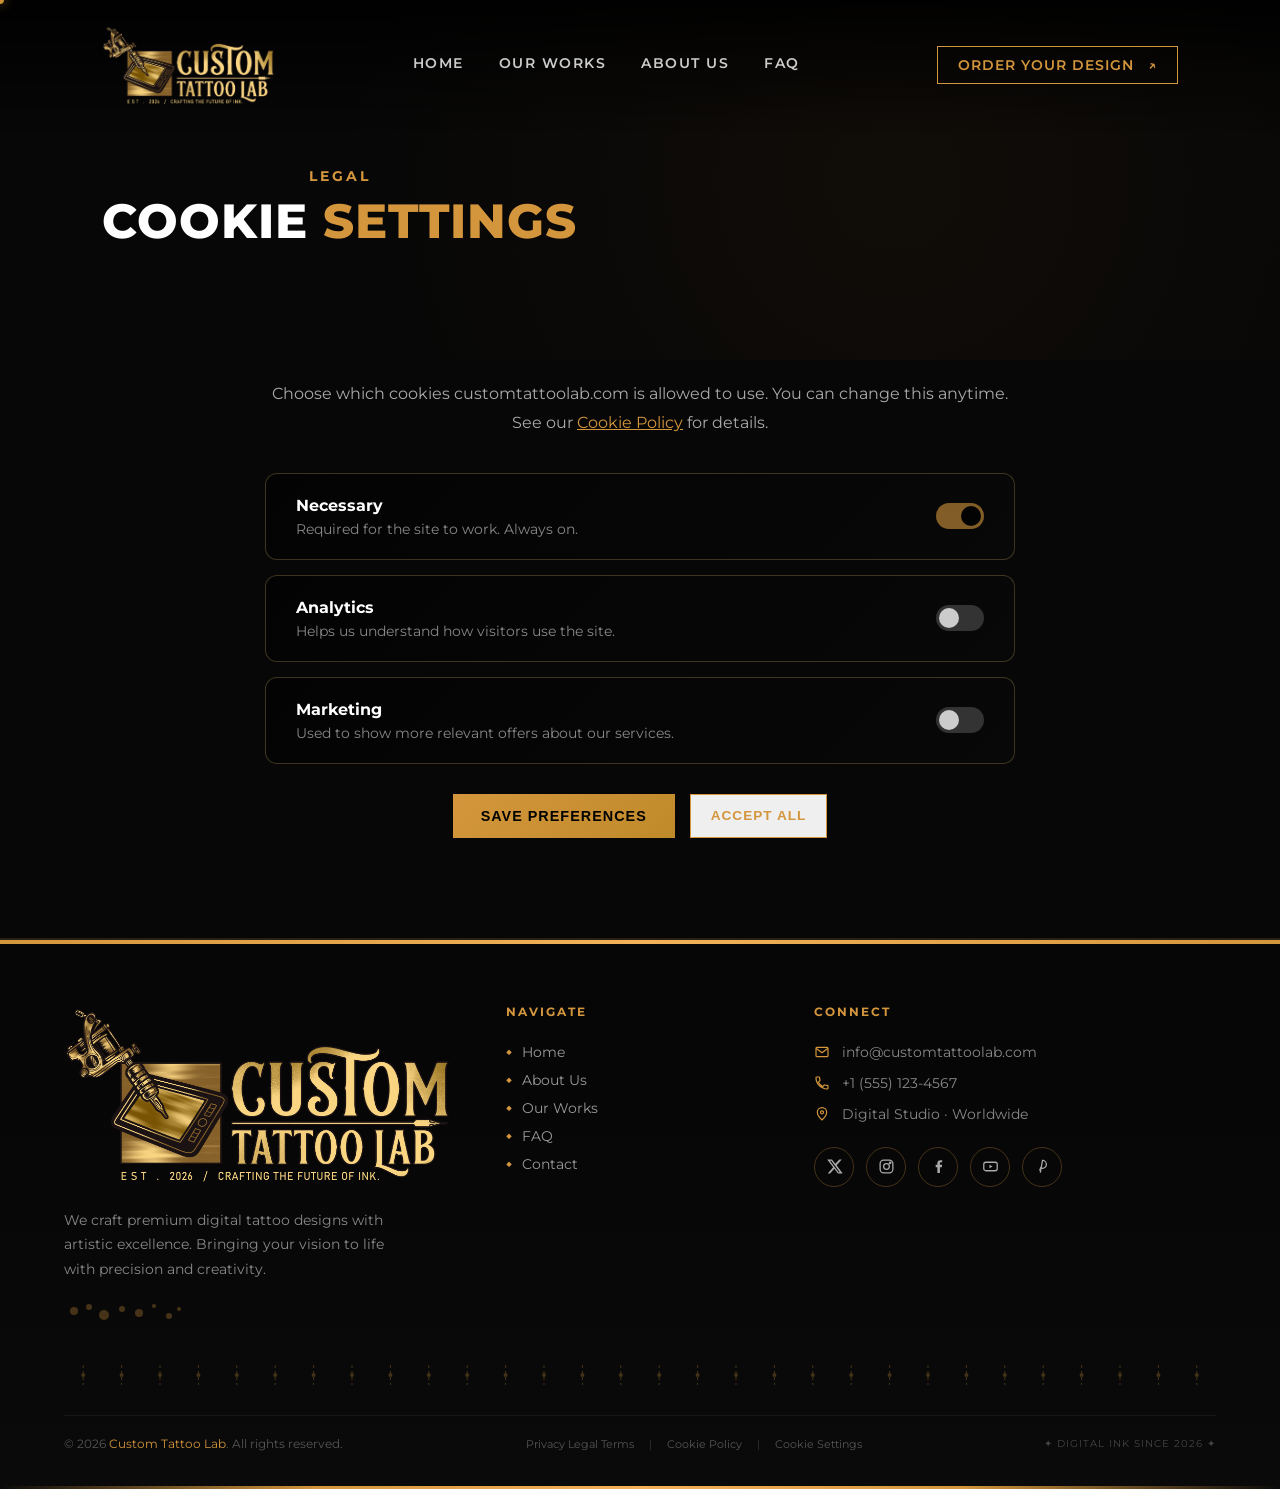
<file: cookie-settings.html>
<!DOCTYPE html>
<html lang="en">
<head>
    <meta charset="UTF-8">
    <meta name="viewport" content="width=device-width, initial-scale=1.0">
    <title>Custom Tattoo Lab - Cookie Settings</title>
    <link rel="stylesheet" href="style.css">
    <link rel="preconnect" href="https://fonts.googleapis.com">
    <link rel="preconnect" href="https://fonts.gstatic.com" crossorigin>
    <link href="https://fonts.googleapis.com/css2?family=Montserrat:wght@400;600;700;800&family=Playfair+Display:ital,wght@1,700&display=swap" rel="stylesheet">
</head>
<body>
    <div id="header-placeholder"></div>

    <section class="hero" style="min-height: 40vh; padding: 120px 8% 40px;">
        <div class="hero-content" style="max-width: 100%; text-align: center;">
            <p class="hero-subtitle">LEGAL</p>
            <h1 class="hero-title" style="font-size: 3rem;">
                COOKIE <span class="gold-text">SETTINGS</span>
            </h1>
        </div>
    </section>

    <section style="padding: 20px 8% 100px;">
        <div style="max-width: 750px; margin: 0 auto;">

            <p style="color: #aaaaaa; line-height: 1.8; margin-bottom: 35px; text-align: center;">
                Choose which cookies customtattoolab.com is allowed to use. You can change this anytime. See our <a href="cookie-policy.html" class="gold-text" style="text-decoration: underline;">Cookie Policy</a> for details.
            </p>

            <div class="accordion-item" style="padding: 22px 30px; margin-bottom: 15px; display: flex; justify-content: space-between; align-items: center; gap: 20px;">
                <div>
                    <h3 style="color: #fff; font-size: 1rem; font-weight: 700; margin-bottom: 6px;">Necessary</h3>
                    <p style="color: #888; font-size: 0.85rem; margin: 0;">Required for the site to work. Always on.</p>
                </div>
                <label class="toggle-switch">
                    <input type="checkbox" checked disabled>
                    <span class="slider"></span>
                </label>
            </div>

            <div class="accordion-item" style="padding: 22px 30px; margin-bottom: 15px; display: flex; justify-content: space-between; align-items: center; gap: 20px;">
                <div>
                    <h3 style="color: #fff; font-size: 1rem; font-weight: 700; margin-bottom: 6px;">Analytics</h3>
                    <p style="color: #888; font-size: 0.85rem; margin: 0;">Helps us understand how visitors use the site.</p>
                </div>
                <label class="toggle-switch">
                    <input type="checkbox" id="pref-analytics">
                    <span class="slider"></span>
                </label>
            </div>

            <div class="accordion-item" style="padding: 22px 30px; margin-bottom: 30px; display: flex; justify-content: space-between; align-items: center; gap: 20px;">
                <div>
                    <h3 style="color: #fff; font-size: 1rem; font-weight: 700; margin-bottom: 6px;">Marketing</h3>
                    <p style="color: #888; font-size: 0.85rem; margin: 0;">Used to show more relevant offers about our services.</p>
                </div>
                <label class="toggle-switch">
                    <input type="checkbox" id="pref-marketing">
                    <span class="slider"></span>
                </label>
            </div>

            <div style="display: flex; gap: 15px; flex-wrap: wrap; justify-content: center;">
                <button id="save-prefs" class="btn-solid" style="border: none; cursor: pointer;">SAVE PREFERENCES</button>
                <button id="accept-all" class="btn-outline" style="cursor: pointer;">ACCEPT ALL</button>
            </div>
        </div>
    </section>

    <div class="cookie-save-toast" id="cookieToast">Preferences saved ✓</div>

    <div id="footer-placeholder"></div>

    <script src="script.js"></script>
    <script>
        (function () {
            const analytics = document.getElementById('pref-analytics');
            const marketing = document.getElementById('pref-marketing');
            const toast = document.getElementById('cookieToast');

            function loadPrefs() {
                try {
                    const saved = JSON.parse(localStorage.getItem('ctl_cookie_prefs') || '{}');
                    analytics.checked = !!saved.analytics;
                    marketing.checked = !!saved.marketing;
                } catch (e) { /* ignore malformed storage */ }
            }

            function savePrefs(prefs) {
                localStorage.setItem('ctl_cookie_prefs', JSON.stringify(prefs));
                toast.classList.add('show');
                setTimeout(() => toast.classList.remove('show'), 2200);
            }

            loadPrefs();

            document.getElementById('save-prefs').addEventListener('click', () => {
                savePrefs({ necessary: true, analytics: analytics.checked, marketing: marketing.checked });
            });

            document.getElementById('accept-all').addEventListener('click', () => {
                analytics.checked = true;
                marketing.checked = true;
                savePrefs({ necessary: true, analytics: true, marketing: true });
            });
        })();
    </script>
</body>
</html>
</file>
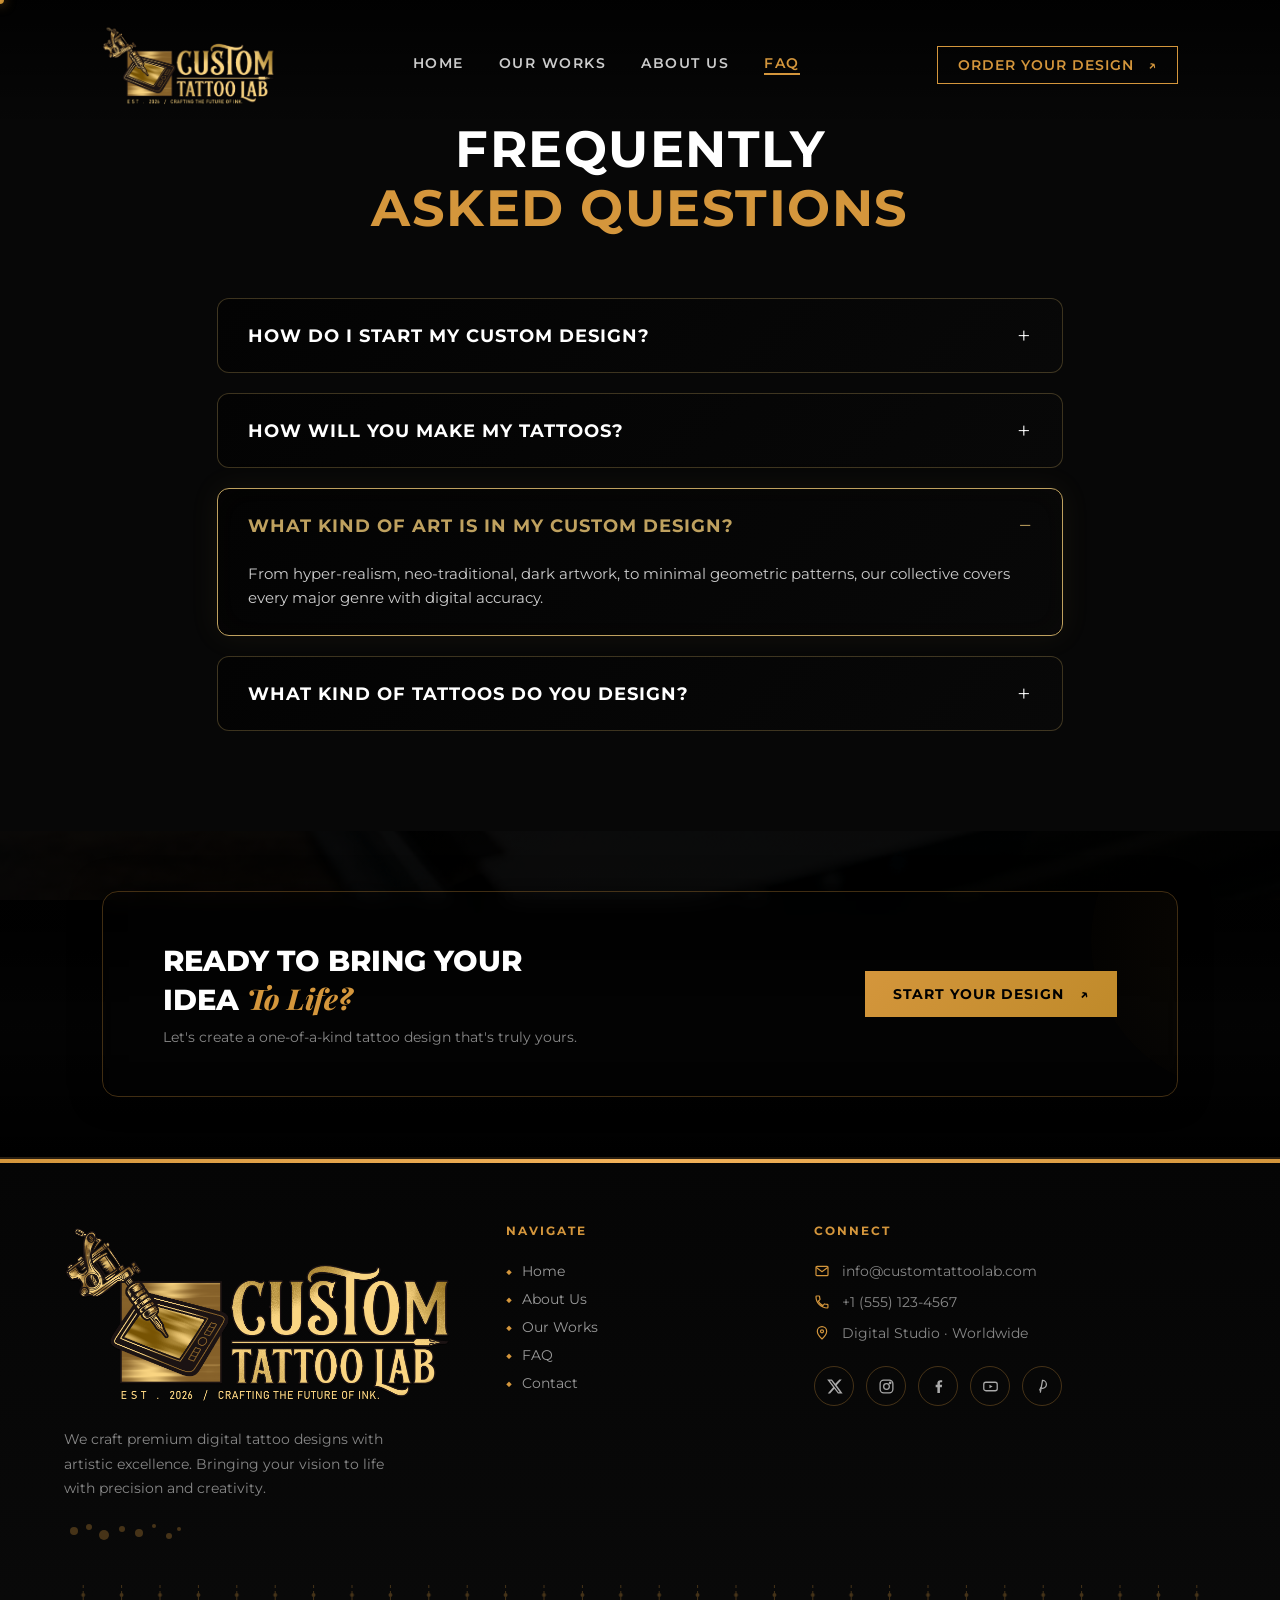
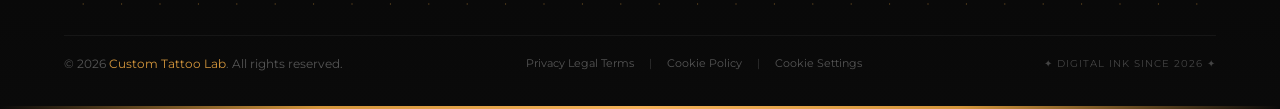
<file: FAQ.html>
<!DOCTYPE html>
<html lang="en">
<head>
    <meta charset="UTF-8">
    <meta name="viewport" content="width=device-width, initial-scale=1.0">
    <title>Custom Tattoo Lab - FAQ</title>
    <link rel="stylesheet" href="style.css">
    <link rel="preconnect" href="https://fonts.googleapis.com">
    <link rel="preconnect" href="https://fonts.gstatic.com" crossorigin>
    <link href="https://fonts.googleapis.com/css2?family=Montserrat:wght@400;600;700;800&family=Playfair+Display:ital,wght@1,700&display=swap" rel="stylesheet">
</head>
<body>
    <div id="header-placeholder"></div>

    <section class="faq-section" style="padding: 120px 6% 100px;">
        <h1 class="faq-heading">
            FREQUENTLY <br><span class="gold-text">ASKED QUESTIONS</span>
        </h1>

        <div class="accordion-container" style="max-width: 900px; margin: 0 auto;">
            <div class="accordion-item">
                <button class="accordion-header">
                    <span>HOW DO I START MY CUSTOM DESIGN?</span>
                    <span class="icon">+</span>
                </button>
                <div class="accordion-content">
                    <p>Our process begins with a consultation where we discuss your vision. Fill out our Design Submission Form to share details. We'll then assign an artist to collaborate with you.</p>
                </div>
            </div>

            <div class="accordion-item">
                <button class="accordion-header">
                    <span>HOW WILL YOU MAKE MY TATTOOS?</span>
                    <span class="icon">+</span>
                </button>
                <div class="accordion-content">
                    <p>We combine digital mastery with fine arts drafting techniques to create crisp, high-resolution custom stencils and renders tailored perfectly to your body placements.</p>
                </div>
            </div>

            <div class="accordion-item active">
                <button class="accordion-header">
                    <span>WHAT KIND OF ART IS IN MY CUSTOM DESIGN?</span>
                    <span class="icon">−</span>
                </button>
                <div class="accordion-content" style="max-height: 200px;">
                    <p>From hyper-realism, neo-traditional, dark artwork, to minimal geometric patterns, our collective covers every major genre with digital accuracy.</p>
                </div>
            </div>

            <div class="accordion-item">
                <button class="accordion-header">
                    <span>WHAT KIND OF TATTOOS DO YOU DESIGN?</span>
                    <span class="icon">+</span>
                </button>
                <div class="accordion-content">
                    <p>We design custom sleeves, back pieces, standalone custom flash graphics, and cover-up layout maps optimized for local tattooing execution.</p>
                </div>
            </div>
        </div>
    </section>

    <section class="cta-container" style="position: relative; background: url('./Home/image_Home.gif') no-repeat center center; background-size: cover; background-attachment: fixed; padding: 60px 8%;">
        <!-- Black Overlay Layer -->
        <div style="position: absolute; top: 0; left: 0; width: 100%; height: 100%; background: linear-gradient(to bottom, rgba(0, 0, 0, 0.95) 0%, rgb(0 0 0 / 94%) 30%, rgb(0 0 0 / 54%) 60%, rgb(0 0 0 / 100%) 100%); z-index: 0;"></div>
        
        <!-- Content (z-index higher than overlay) -->
        <div style="position: relative; z-index: 1;">
            <div class="cta-banner" style="background: transparent; border: 1px solid rgba(212, 150, 60, 0.3); box-shadow: 0 0 30px rgba(0,0,0,0.5);">
                <div class="cta-content">
                    <h2>READY TO BRING YOUR <br>IDEA <span class="script-font gold-text">To Life?</span></h2>
                    <p>Let's create a one-of-a-kind tattoo design that's truly yours.</p>
                </div>
                <a href="contact.html" class="btn-solid">START YOUR DESIGN <span class="arrow">↗</span></a>
            </div>
        </div>
    </section>

    <!-- Footer -->
    <div id="footer-placeholder"></div>

    <script src="script.js"></script>
</body>
</html>
</file>
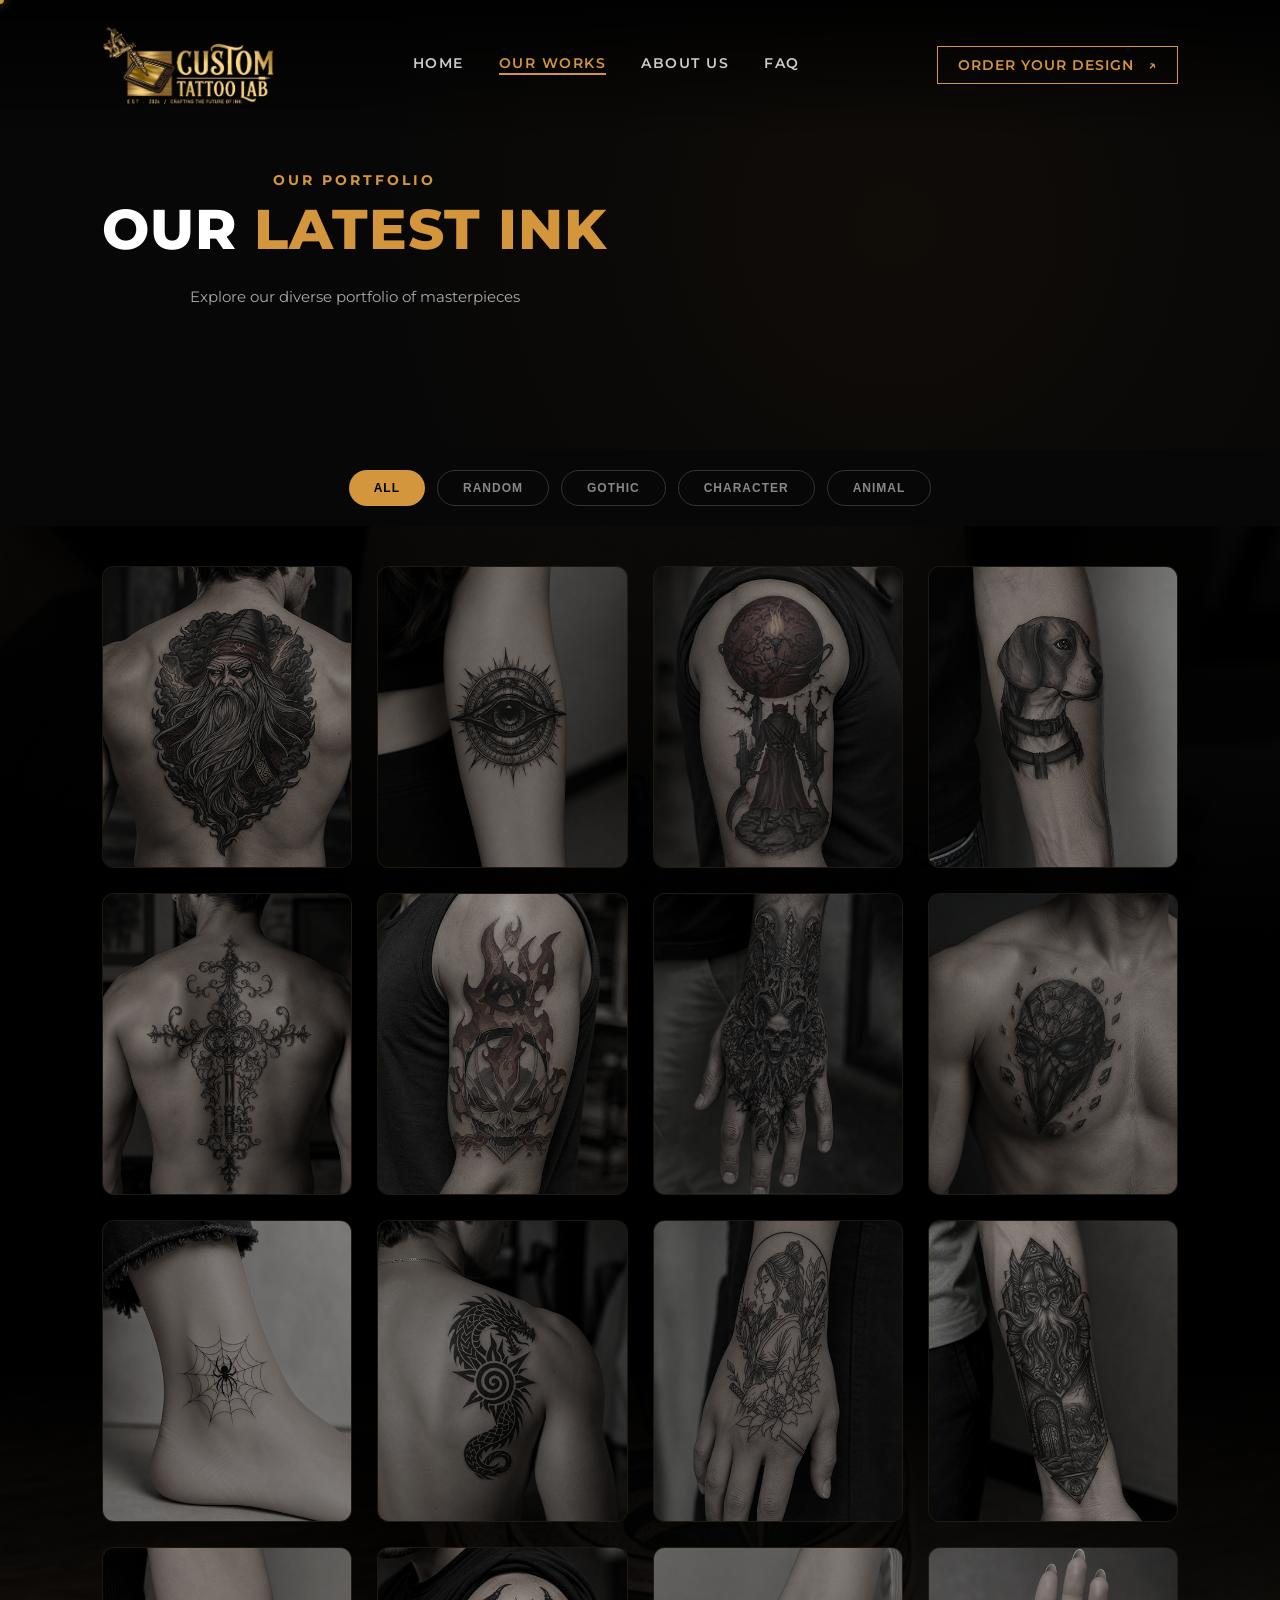
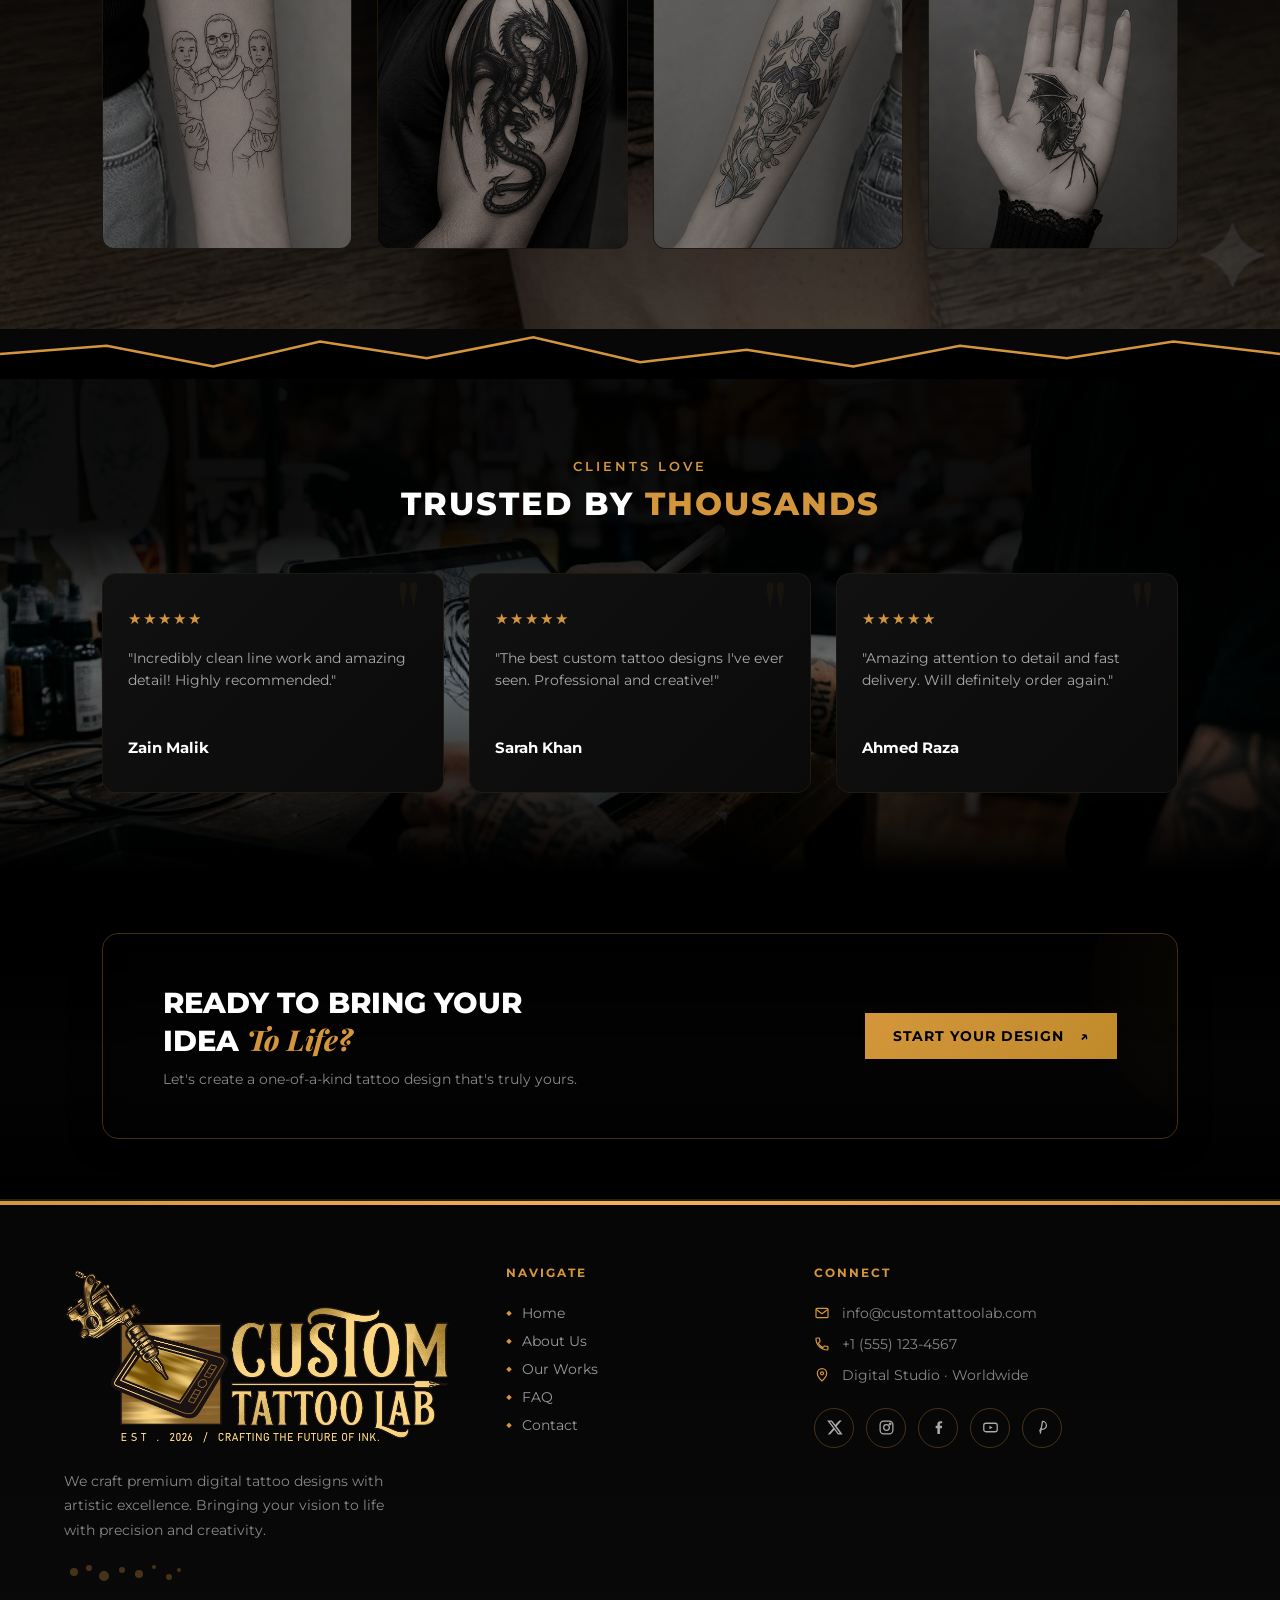
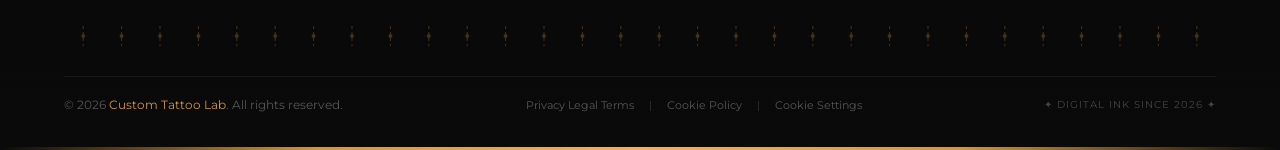
<file: portfolio.html>
<!DOCTYPE html>
<html lang="en">
<head>
    <meta charset="UTF-8">
    <meta name="viewport" content="width=device-width, initial-scale=1.0">
    <title>Custom Tattoo Lab - Our Works</title>
    <link rel="stylesheet" href="style.css">
    <link rel="preconnect" href="https://fonts.googleapis.com">
    <link rel="preconnect" href="https://fonts.gstatic.com" crossorigin>
    <link href="https://fonts.googleapis.com/css2?family=Montserrat:wght@400;600;700;800&family=Playfair+Display:ital,wght@1,700&display=swap" rel="stylesheet">
</head>
<body>
    <div id="header-placeholder"></div>

    <section class="hero" style="min-height: 50vh; padding: 120px 8% 60px;">
        <div class="hero-content" style="max-width: 100%; text-align: center;">
            <p class="hero-subtitle">OUR PORTFOLIO</p>
            <h1 class="hero-title" style="font-size: 3.5rem;">
                OUR <span class="gold-text">LATEST INK</span>
            </h1>
            <p class="hero-desc" style="max-width: 600px; margin: 0 auto 30px;">
                Explore our diverse portfolio of masterpieces
            </p>
        </div>
    </section>

    <!-- Filter Buttons -->
    <section style="padding: 20px 8%; text-align: center;">
        <div style="display: flex; justify-content: center; flex-wrap: wrap; gap: 12px;">
            <button class="filter-btn active" style="background: #d4963c; color: #000; border: none; padding: 10px 25px; border-radius: 30px; font-weight: 700; font-size: 0.75rem; letter-spacing: 1px; cursor: pointer; transition: all 0.3s;">ALL</button>
            <button class="filter-btn" style="background: transparent; color: #888; border: 1px solid #333; padding: 10px 25px; border-radius: 30px; font-weight: 700; font-size: 0.75rem; letter-spacing: 1px; cursor: pointer; transition: all 0.3s;">RANDOM</button>
            <button class="filter-btn" style="background: transparent; color: #888; border: 1px solid #333; padding: 10px 25px; border-radius: 30px; font-weight: 700; font-size: 0.75rem; letter-spacing: 1px; cursor: pointer; transition: all 0.3s;">GOTHIC</button>
            <button class="filter-btn" style="background: transparent; color: #888; border: 1px solid #333; padding: 10px 25px; border-radius: 30px; font-weight: 700; font-size: 0.75rem; letter-spacing: 1px; cursor: pointer; transition: all 0.3s;">CHARACTER</button>
            <button class="filter-btn" style="background: transparent; color: #888; border: 1px solid #333; padding: 10px 25px; border-radius: 30px; font-weight: 700; font-size: 0.75rem; letter-spacing: 1px; cursor: pointer; transition: all 0.3s;">ANIMAL</button>
        </div>
    </section>

    <!-- Portfolio Grid -->
    <section style="padding: 40px 8% 80px; position: relative; background: url('./Portfolio/bg.jpg') no-repeat center center; background-size: cover; min-height: 400px;">
        
        <!-- Black Gradient Overlay - Upar Dark, Neechay Transparent -->
        <div style="position: absolute; top: 0; left: 0; width: 100%; height: 100%; background: linear-gradient(to bottom, rgba(0, 0, 0, 0.95) 0%, rgb(0 0 0) 30%, rgb(0 0 0) 60%, rgb(0 0 0 / 71%) 100%); z-index: 0;"></div>
        
        <!-- Content -->
        <div style="position: relative; z-index: 1;">
            <div style="display: grid; grid-template-columns: repeat(auto-fill, minmax(250px, 1fr)); gap: 25px;">
                <!-- 8 Portfolio Items -->
                <div class="portfolio-card" data-category="RANDOM">
                    <div class="card-img-placeholder" style="height: 300px; background-image: url('./Portfolio/random/ui-1.jpg');"></div>
                </div>
                <div class="portfolio-card" data-category="GOTHIC">
                    <div class="card-img-placeholder" style="height: 300px; background-image: url('./Portfolio/gothic/ui-1.jpg');"></div>
                </div>
                <div class="portfolio-card" data-category="CHARACTER">
                    <div class="card-img-placeholder" style="height: 300px; background-image: url('./Portfolio/character/ui-1.jpg');"></div>
                </div>
                <div class="portfolio-card" data-category="ANIMAL">
                    <div class="card-img-placeholder" style="height: 300px; background-image: url('./Portfolio/animal/ui-1.jpg');"></div>
                </div>
                <div class="portfolio-card" data-category="GOTHIC">
                    <div class="card-img-placeholder" style="height: 300px; background-image: url('./Portfolio/gothic/ui-4.jpg');"></div>
                </div>
                <div class="portfolio-card" data-category="RANDOM">
                    <div class="card-img-placeholder" style="height: 300px; background-image: url('./Portfolio/random/ui-2.jpg');"></div>
                </div>
                <div class="portfolio-card" data-category="GOTHIC">
                    <div class="card-img-placeholder" style="height: 300px; background-image: url('./Portfolio/gothic/ui-2.jpg');"></div>
                </div>
                <div class="portfolio-card" data-category="CHARACTER">
                    <div class="card-img-placeholder" style="height: 300px; background-image: url('./Portfolio/character/ui-3.jpg');"></div>
                </div>
                <div class="portfolio-card" data-category="ANIMAL">
                    <div class="card-img-placeholder" style="height: 300px; background-image: url('./Portfolio/animal/ui-3.jpg');"></div>
                </div>
                <div class="portfolio-card" data-category="GOTHIC">
                    <div class="card-img-placeholder" style="height: 300px; background-image: url('./Portfolio/gothic/ui-3.jpg');"></div>
                </div>
                <div class="portfolio-card" data-category="CHARACTER">
                    <div class="card-img-placeholder" style="height: 300px; background-image: url('./Portfolio/character/ui-2.jpg');"></div>
                </div>
                <div class="portfolio-card" data-category="RANDOM">
                    <div class="card-img-placeholder" style="height: 300px; background-image: url('./Portfolio/random/ui-4.jpg');"></div>
                </div>
                <div class="portfolio-card" data-category="CHARACTER">
                    <div class="card-img-placeholder" style="height: 300px; background-image: url('./Portfolio/character/ui-4.jpg');"></div>
                </div>
                <div class="portfolio-card" data-category="ANIMAL">
                    <div class="card-img-placeholder" style="height: 300px; background-image: url('./Portfolio/animal/ui-4.jpg');"></div>
                </div>
                <div class="portfolio-card" data-category="RANDOM">
                    <div class="card-img-placeholder" style="height: 300px; background-image: url('./Portfolio/random/ui-3.jpg');"></div>
                </div>
                <div class="portfolio-card" data-category="ANIMAL">
                    <div class="card-img-placeholder" style="height: 300px; background-image: url('./Portfolio/animal/ui-2.jpg');"></div>
                </div>
            </div>
        </div>
    </section>

    <!-- Torn Divider -->
    <div class="ripped-divider">
        <svg viewBox="0 0 1440 60" preserveAspectRatio="none">
            <path d="M0,30 L120,20 L240,45 L360,15 L480,35 L600,10 L720,40 L840,25 L960,45 L1080,20 L1200,35 L1320,15 L1440,30 L1440,60 L0,60 Z"></path>
            <path d="M0,30 L120,20 L240,45 L360,15 L480,35 L600,10 L720,40 L840,25 L960,45 L1080,20 L1200,35 L1320,15 L1440,30" fill="none" stroke="#d4963c" stroke-width="3"></path>
        </svg>
    </div>

    <!-- Testimonials -->
    <section class="testimonials" style="padding: 80px 8%; position: relative; background: url('./Portfolio/image.jpg') no-repeat center center; background-size: cover; min-height: 400px;">
        <div style="position: absolute; top: 0; left: 0; width: 100%; height: 100%; background: linear-gradient(to bottom, rgba(0, 0, 0, 0.95) 0%, rgb(0 0 0 / 94%) 30%, rgb(0 0 0 / 54%) 60%, rgb(0 0 0 / 100%) 100%); z-index: 0;"></div>
             <div style="position: relative; z-index: 1;">
                <p class="section-meta">CLIENTS LOVE</p>
                <h2 class="section-title">TRUSTED BY <span class="gold-text">THOUSANDS</span></h2>
                <div style="display: grid; grid-template-columns: repeat(auto-fill, minmax(280px, 1fr)); gap: 25px; max-width: 1100px; margin: 0 auto;">
                    <div class="review-card">
                        <div class="stars">★★★★★</div>
                        <p class="review-text">"Incredibly clean line work and amazing detail! Highly recommended."</p>
                        <h4 class="review-author">Zain Malik</h4>
                    </div>
                    <div class="review-card">
                        <div class="stars">★★★★★</div>
                        <p class="review-text">"The best custom tattoo designs I've ever seen. Professional and creative!"</p>
                        <h4 class="review-author">Sarah Khan</h4>
                    </div>
                    <div class="review-card">
                        <div class="stars">★★★★★</div>
                        <p class="review-text">"Amazing attention to detail and fast delivery. Will definitely order again."</p>
                        <h4 class="review-author">Ahmed Raza</h4>
                    </div>
                </div>
             </div>
    </section>

    <!-- CTA -->
    <section class="cta-container" style="position: relative; background: url('./Home/image_Home.gif') no-repeat center center; background-size: cover; background-attachment: fixed; padding: 60px 8%;">
        <!-- Black Overlay Layer -->
        <div style="position: absolute; top: 0; left: 0; width: 100%; height: 100%; background: linear-gradient(to bottom, rgba(0, 0, 0, 0.95) 0%, rgb(0 0 0 / 94%) 30%, rgb(0 0 0 / 54%) 60%, rgb(0 0 0 / 100%) 100%); z-index: 0;"></div>
        
        <!-- Content (z-index higher than overlay) -->
        <div style="position: relative; z-index: 1;">
            <div class="cta-banner" style="background: transparent; border: 1px solid rgba(212, 150, 60, 0.3); box-shadow: 0 0 30px rgba(0,0,0,0.5);">
                <div class="cta-content">
                    <h2>READY TO BRING YOUR <br>IDEA <span class="script-font gold-text">To Life?</span></h2>
                    <p>Let's create a one-of-a-kind tattoo design that's truly yours.</p>
                </div>
                <a href="contact.html" class="btn-solid">START YOUR DESIGN <span class="arrow">↗</span></a>
            </div>
        </div>
    </section>

    <!-- Footer -->
    <div id="footer-placeholder"></div>


    <script src="script.js"></script>
</body>
</html>
</file>
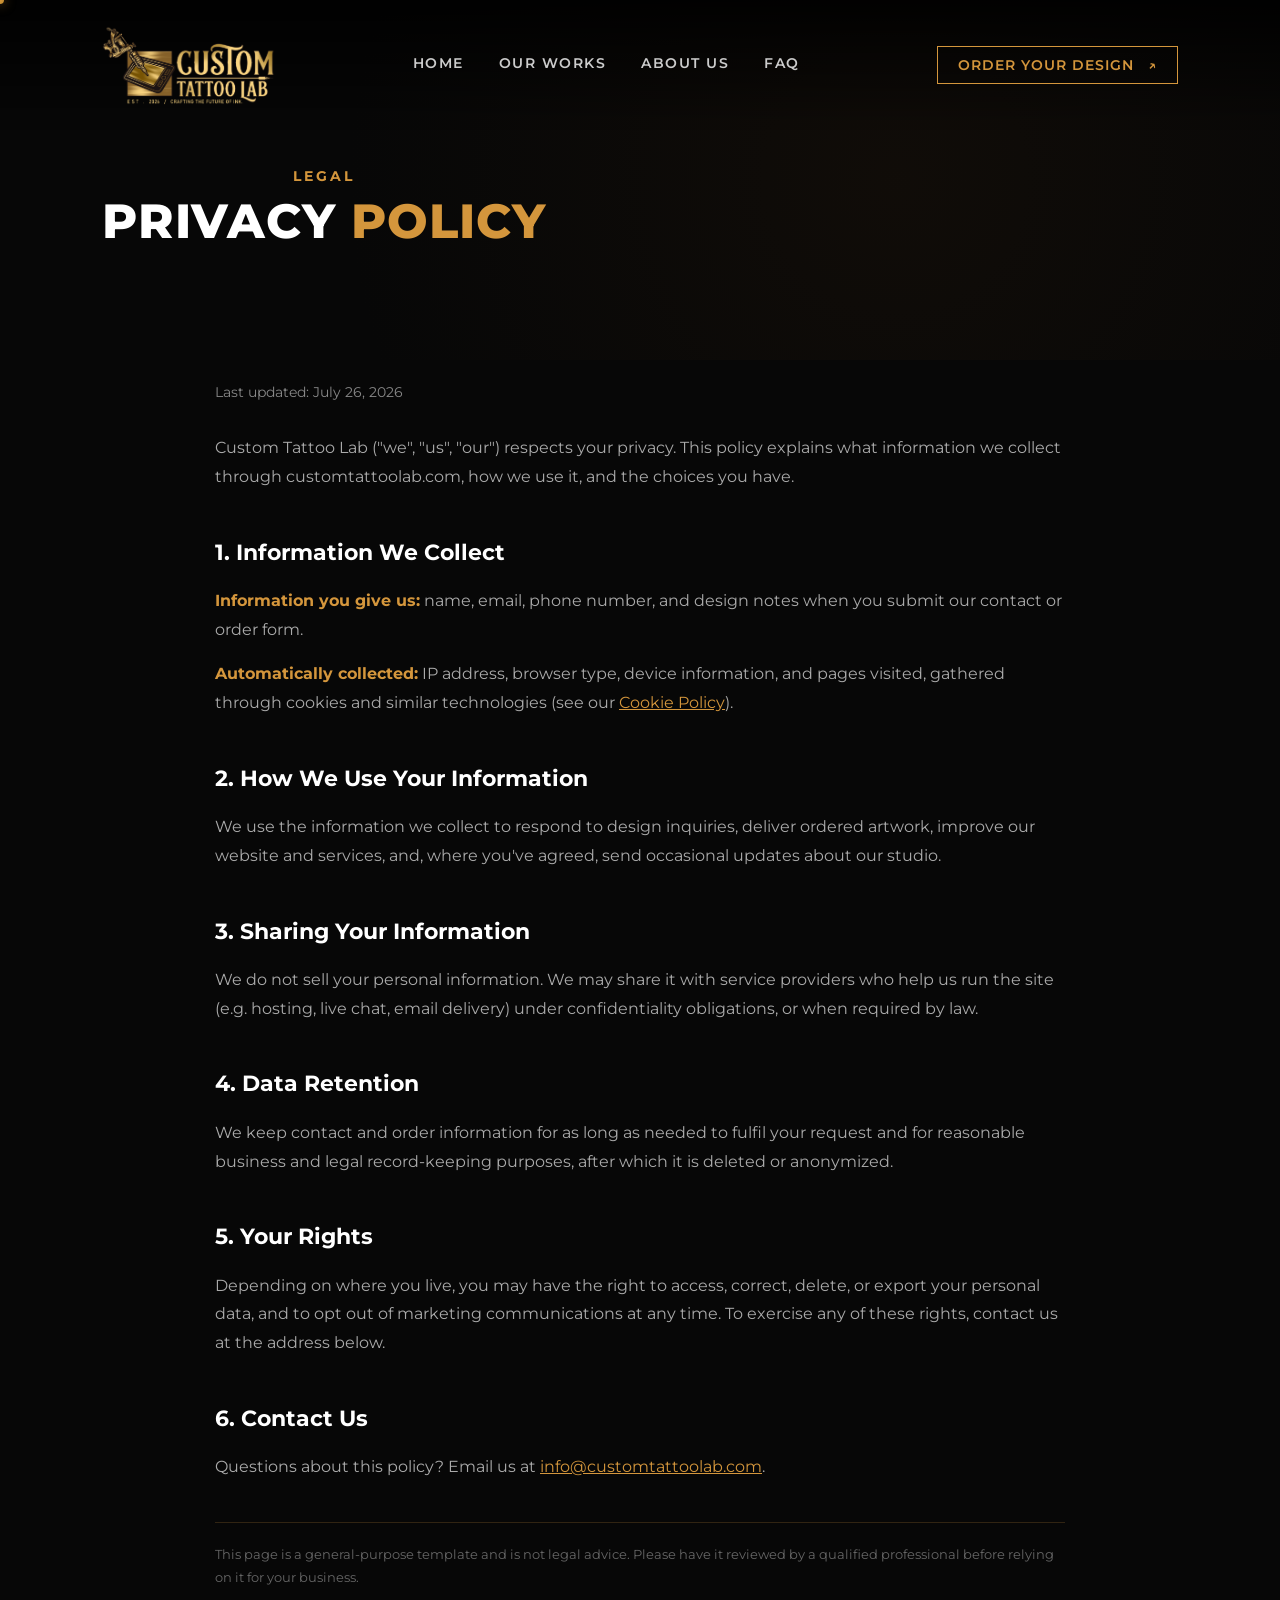
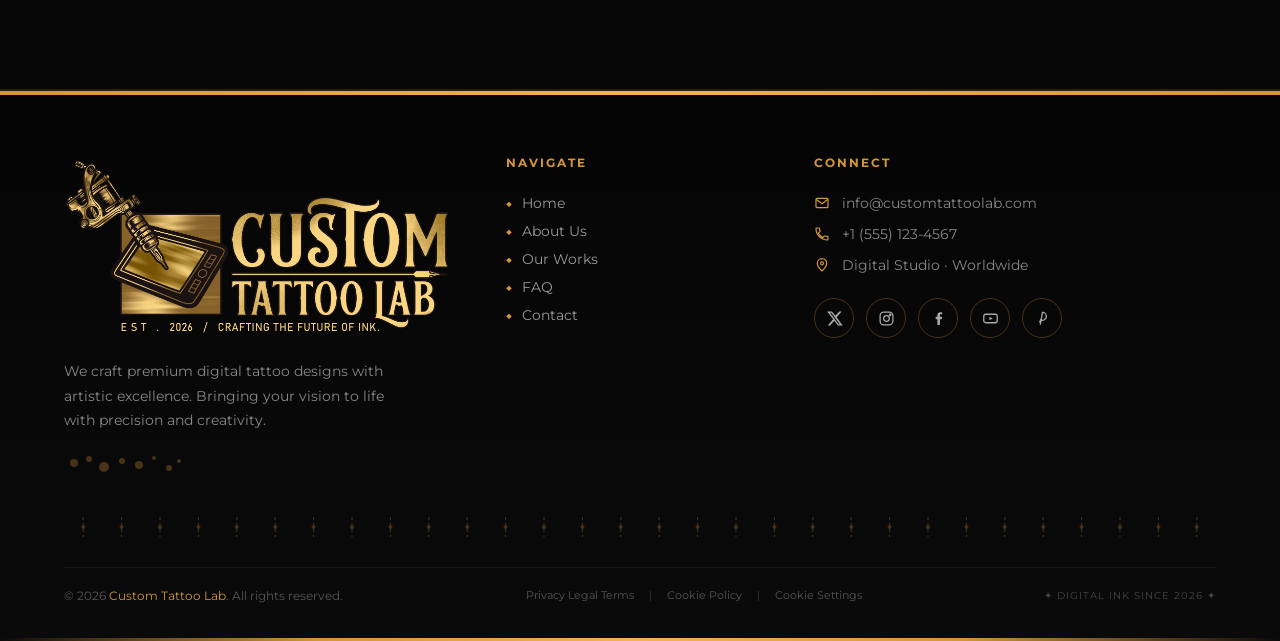
<file: privacy-policy.html>
<!DOCTYPE html>
<html lang="en">
<head>
    <meta charset="UTF-8">
    <meta name="viewport" content="width=device-width, initial-scale=1.0">
    <title>Custom Tattoo Lab - Privacy Policy</title>
    <link rel="stylesheet" href="style.css">
    <link rel="preconnect" href="https://fonts.googleapis.com">
    <link rel="preconnect" href="https://fonts.gstatic.com" crossorigin>
    <link href="https://fonts.googleapis.com/css2?family=Montserrat:wght@400;600;700;800&family=Playfair+Display:ital,wght@1,700&display=swap" rel="stylesheet">
</head>
<body>
    <div id="header-placeholder"></div>

    <section class="hero" style="min-height: 40vh; padding: 120px 8% 40px;">
        <div class="hero-content" style="max-width: 100%; text-align: center;">
            <p class="hero-subtitle">LEGAL</p>
            <h1 class="hero-title" style="font-size: 3rem;">
                PRIVACY <span class="gold-text">POLICY</span>
            </h1>
        </div>
    </section>

    <section style="padding: 20px 8% 100px;">
        <div style="max-width: 850px; margin: 0 auto; color: #aaaaaa; line-height: 1.8;">

            <p style="margin-bottom: 30px; color: #888; font-size: 0.85rem;">Last updated: July 26, 2026</p>

            <p style="margin-bottom: 30px;">Custom Tattoo Lab ("we", "us", "our") respects your privacy. This policy explains what information we collect through customtattoolab.com, how we use it, and the choices you have.</p>

            <h2 style="color: #fff; font-size: 1.4rem; font-weight: 700; margin: 40px 0 15px;">1. Information We Collect</h2>
            <p style="margin-bottom: 15px;"><strong style="color:#d4963c;">Information you give us:</strong> name, email, phone number, and design notes when you submit our contact or order form.</p>
            <p style="margin-bottom: 15px;"><strong style="color:#d4963c;">Automatically collected:</strong> IP address, browser type, device information, and pages visited, gathered through cookies and similar technologies (see our <a href="cookie-policy.html" class="gold-text" style="text-decoration: underline;">Cookie Policy</a>).</p>

            <h2 style="color: #fff; font-size: 1.4rem; font-weight: 700; margin: 40px 0 15px;">2. How We Use Your Information</h2>
            <p style="margin-bottom: 15px;">We use the information we collect to respond to design inquiries, deliver ordered artwork, improve our website and services, and, where you've agreed, send occasional updates about our studio.</p>

            <h2 style="color: #fff; font-size: 1.4rem; font-weight: 700; margin: 40px 0 15px;">3. Sharing Your Information</h2>
            <p style="margin-bottom: 15px;">We do not sell your personal information. We may share it with service providers who help us run the site (e.g. hosting, live chat, email delivery) under confidentiality obligations, or when required by law.</p>

            <h2 style="color: #fff; font-size: 1.4rem; font-weight: 700; margin: 40px 0 15px;">4. Data Retention</h2>
            <p style="margin-bottom: 15px;">We keep contact and order information for as long as needed to fulfil your request and for reasonable business and legal record-keeping purposes, after which it is deleted or anonymized.</p>

            <h2 style="color: #fff; font-size: 1.4rem; font-weight: 700; margin: 40px 0 15px;">5. Your Rights</h2>
            <p style="margin-bottom: 15px;">Depending on where you live, you may have the right to access, correct, delete, or export your personal data, and to opt out of marketing communications at any time. To exercise any of these rights, contact us at the address below.</p>

            <h2 style="color: #fff; font-size: 1.4rem; font-weight: 700; margin: 40px 0 15px;">6. Contact Us</h2>
            <p style="margin-bottom: 15px;">Questions about this policy? Email us at <a href="mailto:info@customtattoolab.com" class="gold-text">info@customtattoolab.com</a>.</p>

            <p style="margin-top: 40px; padding-top: 20px; border-top: 1px solid rgba(212,150,60,0.2); color: #666; font-size: 0.8rem;">This page is a general-purpose template and is not legal advice. Please have it reviewed by a qualified professional before relying on it for your business.</p>
        </div>
    </section>

    <div id="footer-placeholder"></div>

    <script src="script.js"></script>
</body>
</html>
</file>
<file: style.css>
/* RESET & BASE STYLES */
* {
    margin: 0;
    padding: 0;
    box-sizing: border-box;
}

body {
    background-color: #070707;
    color: #ffffff;
    font-family: 'Montserrat', sans-serif;
    overflow-x: hidden;
}

/* Hide default cursor globally */
html, body, a, button, .btn-solid, .btn-outline, .carousel-btn {
    cursor: none !important;
}

/* Main Lead Pointer (Brush Tip) - SMOOTHER */
.custom-ink-pointer {
    width: 8px;
    height: 8px;
    background: radial-gradient(circle, #d4963c, #bf8a2a);
    border-radius: 50%;
    position: fixed;
    transform: translate(-50%, -50%);
    pointer-events: none;
    z-index: 10000;
    box-shadow: 0 0 12px rgba(212, 150, 60, 0.6), 0 0 40px rgba(212, 150, 60, 0.2);
    transition: width 0.2s cubic-bezier(0.34, 1.56, 0.64, 1), 
                height 0.2s cubic-bezier(0.34, 1.56, 0.64, 1), 
                background 0.3s ease,
                box-shadow 0.3s ease;
    will-change: transform, width, height;
}

.custom-ink-pointer.hover {
    width: 28px;
    height: 28px;
    background: transparent;
    border: 2px solid #d4963c;
    box-shadow: 0 0 20px rgba(212, 150, 60, 0.5), 0 0 60px rgba(212, 150, 60, 0.15);
}

/* Full Screen Canvas for Marker Line - SMOOTHER */
#inkCanvas {
    position: fixed;
    top: 0;
    left: 0;
    width: 100vw;
    height: 100vh;
    pointer-events: none;
    z-index: 9999;
    mix-blend-mode: screen;
}

/* ===== ROOT VARIABLES ===== */
:root {
    --gold: #bfa15f;
    --gold-light: #d4a84a;
    --gold-dark: #a38446;
    --gold-glow: rgba(212, 150, 60, 0.3);
    --text-muted: #a5a5a5;
    --text-dark: #666;
}

/* ===== SCROLLBAR ===== */
::-webkit-scrollbar {
    width: 6px;
}
::-webkit-scrollbar-track {
    background: #0a0a0a;
}
::-webkit-scrollbar-thumb {
    background: linear-gradient(180deg, #d4963c, #a38446);
    border-radius: 10px;
}

/* ===== TYPOGRAPHY & UTILITIES ===== */
.gold-text {
    color: #d4963c;
}

.script-font {
    font-family: 'Playfair Display', serif;
    font-style: italic;
    text-transform: none;
}

/* ===== BUTTONS ===== */
.btn-outline {
    border: 1px solid #d4963c;
    color: #d4963c;
    padding: 10px 20px;
    text-decoration: none;
    font-weight: 600;
    font-size: 0.85rem;
    letter-spacing: 1px;
    transition: all 0.4s cubic-bezier(0.25, 1, 0.5, 1);
    display: inline-flex;
    align-items: center;
    gap: 8px;
    position: relative;
    overflow: hidden;
}

.btn-outline::before {
    content: '';
    position: absolute;
    inset: 0;
    background: #d4963c;
    transform: scaleX(0);
    transform-origin: right;
    transition: transform 0.4s cubic-bezier(0.25, 1, 0.5, 1);
    z-index: -1;
}

.btn-outline:hover {
    color: #000;
}

.btn-outline:hover::before {
    transform: scaleX(1);
    transform-origin: left;
}

.btn-solid {
    background: linear-gradient(135deg, #d4963c, #bf8a2a);
    color: #000000;
    padding: 14px 28px;
    text-decoration: none;
    font-weight: 700;
    font-size: 0.9rem;
    letter-spacing: 1px;
    transition: all 0.4s cubic-bezier(0.25, 1, 0.5, 1);
    display: inline-flex;
    align-items: center;
    gap: 10px;
    position: relative;
    overflow: hidden;
    border: none;
}

.btn-solid::before {
    content: '';
    position: absolute;
    inset: 0;
    background: linear-gradient(135deg, #f3b25a, #d4963c);
    opacity: 0;
    transition: opacity 0.4s ease;
}

.btn-solid:hover {
    transform: translateY(-3px);
    box-shadow: 0 8px 30px rgba(212, 150, 60, 0.35);
}

.btn-solid:hover::before {
    opacity: 1;
}

.btn-solid span {
    position: relative;
    z-index: 1;
}

.btn-filled {
    display: inline-block;
    background: linear-gradient(135deg, var(--gold), var(--gold-dark));
    color: #000;
    padding: 14px 28px;
    text-decoration: none;
    font-size: 0.85rem;
    font-weight: 700;
    letter-spacing: 1px;
    transition: all 0.3s ease;
    border: none;
}

.btn-filled:hover {
    transform: translateY(-2px);
    box-shadow: 0 6px 25px rgba(191, 161, 95, 0.3);
}

.btn-filled-dark {
    display: inline-block;
    background: linear-gradient(135deg, var(--gold), var(--gold-dark));
    color: #000;
    padding: 14px 28px;
    text-decoration: none;
    font-size: 0.85rem;
    font-weight: 700;
    letter-spacing: 1px;
    border: none;
}

.arrow {
    margin-left: 6px;
    transition: transform 0.3s ease;
}

.btn-solid:hover .arrow,
.btn-outline:hover .arrow {
    transform: translateX(4px) rotate(-5deg);
}

/* ===== LOGO ===== */
.logo {
    display: flex;
    align-items: center;
    gap: 12px;
}

.logo-icon {
    font-size: 2rem;
    color: var(--gold);
}

.logo-text {
    display: flex;
    flex-direction: column;
}

.logo-text .main-title {
    font-size: 1.15rem;
    font-weight: 700;
    letter-spacing: 2px;
    line-height: 1.1;
}

.logo-text .sub-title {
    font-size: 1.15rem;
    font-weight: 700;
    letter-spacing: 2px;
    color: var(--gold);
    line-height: 1.1;
}

.logo-text .est {
    font-size: 0.5rem;
    color: #666;
    letter-spacing: 0.5px;
    margin-top: 3px;
}

/* ===== NAVBAR ===== */
.navbar {
    display: flex;
    justify-content: space-between;
    align-items: center;
    padding: 25px 8%;
    background: linear-gradient(to bottom, rgba(0,0,0,0.85), transparent);
    position: absolute;
    width: 100%;
    z-index: 10;
}

.nav-links {
    display: flex;
    gap: 35px;
}

.nav-links a {
    color: #cccccc;
    text-decoration: none;
    font-size: 0.85rem;
    font-weight: 600;
    letter-spacing: 1.5px;
    transition: color 0.3s ease;
    padding-bottom: 4px;
    position: relative;
}

.nav-links a::after {
    content: '';
    position: absolute;
    bottom: 0;
    left: 0;
    width: 0;
    height: 2px;
    background: #d4963c;
    transition: width 0.3s ease;
}

.nav-links a:hover::after,
.nav-links a.active::after {
    width: 100%;
}

.nav-links a:hover,
.nav-links a.active {
    color: #d4963c;
}

/* ===== HERO SECTION ===== */
.hero {
    min-height: 100vh;
    display: flex;
    align-items: center;
    padding: 0 8%;
    position: relative;
    background: radial-gradient(circle at 70% 50%, rgba(30, 20, 10, 0.4), transparent 60%);
}

.hero-content {
    max-width: 550px;
    z-index: 2;
}

.hero-subtitle {
    color: #d4963c;
    font-weight: 700;
    letter-spacing: 3px;
    font-size: 0.9rem;
    margin-bottom: 10px;
    animation: fadeInUp 0.8s ease forwards;
}

.hero-title {
    font-size: 4.2rem;
    font-weight: 800;
    line-height: 1.1;
    letter-spacing: 1px;
    margin-bottom: 25px;
    animation: fadeInUp 0.8s ease 0.15s forwards;
    opacity: 0;
}

.hero-title .gold-text {
    display: inline-block;
    animation: shimmerText 3s ease-in-out infinite;
}

@keyframes shimmerText {
    0%, 100% { text-shadow: 0 0 20px rgba(212, 150, 60, 0.1); }
    50% { text-shadow: 0 0 40px rgba(212, 150, 60, 0.3), 0 0 80px rgba(212, 150, 60, 0.1); }
}

.tagline {
    font-size: 0.75rem;
    letter-spacing: 2px;
    color: #888;
    margin-bottom: 20px;
    animation: fadeInUp 0.8s ease 0.3s forwards;
    opacity: 0;
}

.hero-desc {
    color: #aaaaaa;
    font-size: 0.95rem;
    line-height: 1.6;
    margin-bottom: 35px;
    animation: fadeInUp 0.8s ease 0.45s forwards;
    opacity: 0;
}

.hero-content .btn-solid {
    animation: fadeInUp 0.8s ease 0.6s forwards;
    opacity: 0;
}

@keyframes fadeInUp {
    from { opacity: 0; transform: translateY(30px); }
    to { opacity: 1; transform: translateY(0); }
}

.hero-image-container {
    position: absolute;
    right: 0;
    top: 0;
    width: 55%;
    height: 100%;
    z-index: 1;
}

.hero-bg-placeholder {
    width: 100%;
    height: 100%;
    background: url('./Home/main.jpg') no-repeat center center;
    background-size: cover;
    opacity: 0.35;
    mask-image: linear-gradient(to left, rgba(0,0,0,1) 60%, transparent);
    -webkit-mask-image: linear-gradient(to left, rgba(0,0,0,1) 60%, transparent);
    animation: heroZoom 20s ease-in-out infinite alternate;
}

@keyframes heroZoom {
    0% { transform: scale(1); }
    100% { transform: scale(1.05); }
}

/* ===== FEATURES BAR ===== */
.features-bar {
    background: linear-gradient(135deg, #0a0a0a, #050505);
    border: 1px solid rgba(212, 150, 60, 0.15);
    border-radius: 14px;
    margin: -50px auto 60px auto;
    width: 84%;
    position: relative;
    z-index: 5;
    padding: 30px 20px;
    backdrop-filter: blur(10px);
    box-shadow: 0 10px 40px rgba(0,0,0,0.5);
}

.features-container {
    display: flex;
    justify-content: space-around;
    align-items: center;
    flex-wrap: wrap;
    gap: 20px;
}

.feature-item {
    display: flex;
    align-items: center;
    gap: 15px;
    max-width: 220px;
    transition: transform 0.3s ease;
}

.feature-item:hover {
    transform: translateY(-3px);
}

.feature-icon {
    font-size: 1.8rem;
    color: #d4963c;
}

.feature-icon img {
    width: 42px;
    height: 42px;
    filter: brightness(0.8) sepia(0.3);
    transition: filter 0.3s ease;
}

.feature-item:hover .feature-icon img {
    filter: brightness(1) sepia(0);
}

.feature-item h3 {
    font-size: 1.1rem;
    font-weight: 700;
    margin-bottom: 2px;
    background: linear-gradient(135deg, #fff, #ccc);
    -webkit-background-clip: text;
    -webkit-text-fill-color: transparent;
}

.feature-item p {
    font-size: 0.7rem;
    color: #888;
    text-transform: uppercase;
    letter-spacing: 0.5px;
    line-height: 1.3;
}

.feature-item p span {
    text-transform: none;
    color: #555;
}

.feature-divider {
    width: 1px;
    height: 40px;
    background: linear-gradient(to bottom, transparent, rgba(212, 150, 60, 0.3), transparent);
}

/* ===== SHARED SECTION STYLES ===== */
.portfolio, .testimonials {
    padding: 80px 8%;
    text-align: center;
}

.section-meta {
    font-size: 0.8rem;
    color: #d4963c;
    letter-spacing: 3px;
    font-weight: 600;
    margin-bottom: 10px;
}

.section-title {
    font-size: 2rem;
    font-weight: 800;
    letter-spacing: 2px;
    margin-bottom: 50px;
}

.section-tag {
    color: var(--gold);
    font-size: 0.75rem;
    letter-spacing: 2px;
    text-transform: uppercase;
    text-align: center;
    margin-bottom: 10px;
}

/* ===== CAROUSEL SETUP ===== */
.carousel-wrapper {
    position: relative;
    display: flex;
    align-items: center;
    justify-content: center;
    width: 100%;
}

.carousel-track-container {
    width: 90%;
    overflow: hidden;
}

.carousel-track, .testimonial-track {
    display: flex;
    gap: 25px;
    transition: transform 0.5s cubic-bezier(0.34, 1.56, 0.64, 1);
    padding: 10px 0;
    will-change: transform;
}

.carousel-btn {
    background: rgba(0, 0, 0, 0.6);
    border: 1px solid #d4963c;
    color: #d4963c;
    width: 45px;
    height: 45px;
    border-radius: 50%;
    cursor: pointer;
    position: absolute;
    z-index: 5;
    font-size: 1.1rem;
    transition: all 0.3s cubic-bezier(0.25, 1, 0.5, 1);
    backdrop-filter: blur(5px);
}

.carousel-btn:hover {
    background: #d4963c;
    color: #000;
    transform: scale(1.1);
    box-shadow: 0 0 25px rgba(212, 150, 60, 0.3);
}

.prev-btn { left: -15px; }
.next-btn { right: -15px; }

/* ===== PORTFOLIO CARDS ===== */
.portfolio-card {
    min-width: calc(25% - 19px);
    background: linear-gradient(135deg, #0d0d0d, #080808);
    border: 1px solid rgba(212, 150, 60, 0.1);
    border-radius: 12px;
    overflow: hidden;
    transition: all 0.4s cubic-bezier(0.25, 1, 0.5, 1);
    position: relative;
}

.portfolio-card::before {
    content: '';
    position: absolute;
    inset: 0;
    background: linear-gradient(135deg, rgba(212, 150, 60, 0.05), transparent);
    opacity: 0;
    transition: opacity 0.4s ease;
    z-index: 1;
    pointer-events: none;
}

.portfolio-card:hover::before {
    opacity: 1;
}

.portfolio-card:hover {
    transform: translateY(-8px) scale(1.01);
    border-color: #d4963c;
    box-shadow: 0 15px 50px rgba(212, 150, 60, 0.15);
}

.card-img-placeholder {
    height: 320px;
    background: url('https://images.unsplash.com/photo-1562962690-3487c675662a?q=80&w=400') no-repeat center center;
    background-size: cover;
    filter: grayscale(0.8) brightness(0.7);
    transition: all 0.6s cubic-bezier(0.25, 1, 0.5, 1);
    position: relative;
}

.portfolio-card:hover .card-img-placeholder {
    filter: grayscale(0) brightness(1) saturate(1.1);
    transform: scale(1.03);
}

/* ===== RIPPED SEPARATOR ===== */
.ripped-divider {
    width: 100%;
    line-height: 0;
}

.ripped-divider svg {
    width: 100%;
    height: 50px;
}

/* ===== TESTIMONIAL CARDS ===== */
.testimonials {
    background-color: #0c0c0c;
}

.review-card {
    min-width: calc(33.333% - 17px);
    background: linear-gradient(135deg, #111111, #0a0a0a);
    border: 1px solid rgba(212, 150, 60, 0.08);
    border-radius: 14px;
    padding: 35px 25px;
    text-align: left;
    transition: all 0.4s cubic-bezier(0.25, 1, 0.5, 1);
    position: relative;
    overflow: hidden;
}

.review-card::before {
    content: '"';
    position: absolute;
    top: -10px;
    right: 20px;
    font-size: 6rem;
    color: rgba(212, 150, 60, 0.05);
    font-family: 'Playfair Display', serif;
    line-height: 1;
}

.review-card:hover {
    border-color: #d4963c;
    transform: translateY(-5px);
    box-shadow: 0 10px 40px rgba(212, 150, 60, 0.08);
}

.stars {
    color: #d4963c;
    font-size: 0.95rem;
    margin-bottom: 20px;
    letter-spacing: 2px;
}

.review-text {
    color: #aaaaaa;
    font-size: 0.85rem;
    line-height: 1.6;
    margin-bottom: 25px;
    height: 65px;
    overflow: hidden;
    position: relative;
    z-index: 1;
}

.review-author {
    font-size: 0.95rem;
    font-weight: 700;
    color: #fff;
}

/* ===== CTA BANNER BOX ===== */
.cta-container {
    padding: 60px 8%;
    background: #0c0c0c;
}

.cta-banner {
    background: linear-gradient(135deg, rgba(17,17,17,0.95), rgba(5,5,5,0.98));
    border: 1px solid rgba(212, 150, 60, 0.2);
    border-radius: 16px;
    padding: 50px 60px;
    display: flex;
    justify-content: space-between;
    align-items: center;
    position: relative;
    overflow: hidden;
    backdrop-filter: blur(10px);
}

.cta-banner::before {
    content: '';
    position: absolute;
    top: -50%;
    right: -20%;
    width: 300px;
    height: 300px;
    background: radial-gradient(circle, rgba(212, 150, 60, 0.05), transparent);
    border-radius: 50%;
    animation: pulseGlow 6s ease-in-out infinite alternate;
}

@keyframes pulseGlow {
    0% { transform: scale(1) translate(0, 0); opacity: 0.3; }
    100% { transform: scale(1.5) translate(-50px, 30px); opacity: 0.8; }
}

.cta-content h2 {
    font-size: 1.8rem;
    font-weight: 800;
    line-height: 1.3;
    margin-bottom: 10px;
    position: relative;
    z-index: 1;
}

.cta-content p {
    color: #888;
    font-size: 0.9rem;
    position: relative;
    z-index: 1;
}

.cta-left h2 {
    font-size: 2.3rem;
    line-height: 1.15;
}

.cta-left .italic-gold {
    color: var(--gold);
    font-style: italic;
    font-weight: 400;
}

.cta-center p {
    color: #ccc;
    font-size: 1.05rem;
    max-width: 320px;
}

.cta-right {
    text-align: right;
}

/* ===== FOOTER ===== */
.footer {
    background: linear-gradient(180deg, #050505, #0a0a0a);
    border-top: 2px solid rgba(212,150,60,0.15);
    padding: 0;
    width: 100%;
    overflow: hidden;
}

.footer-top-border {
    height: 4px;
    background: linear-gradient(90deg, #d4963c, #f3b25a, #d4963c, #a67c2e, #d4963c);
    background-size: 200% 100%;
    animation: shimmerBorder 3s linear infinite;
}

@keyframes shimmerBorder {
    0% { background-position: 0% 0%; }
    100% { background-position: 200% 0%; }
}

.footer-main {
    padding: 60px 5% 30px;
    max-width: 1400px;
    margin: 0 auto;
}

.footer-grid {
    display: grid;
    grid-template-columns: 1.5fr 1fr 1.5fr;
    gap: 40px;
    margin-bottom: 40px;
}

.footer-brand {
    display: flex;
    align-items: center;
    gap: 15px;
    margin-bottom: 20px;
    flex-wrap: wrap;
}

.footer-brand-icon {
    font-size: 2.5rem;
    color: #d4963c;
}

.footer-brand-name {
    font-weight: 800;
    font-size: 1.3rem;
    letter-spacing: 2px;
}

.footer-brand-name .gold {
    color: #d4963c;
}

.footer-brand-name .white {
    color: #ffffff;
}

.footer-est {
    font-size: 0.5rem;
    color: #666;
    letter-spacing: 2px;
    margin-top: 2px;
}

.footer-tagline {
    color: #888;
    font-size: 0.85rem;
    line-height: 1.8;
    max-width: 350px;
    margin-bottom: 20px;
}

.footer-heading {
    color: #d4963c;
    font-size: 0.75rem;
    letter-spacing: 2px;
    text-transform: uppercase;
    margin-bottom: 25px;
    font-weight: 700;
}

.footer-link {
    color: #999;
    text-decoration: none;
    font-size: 0.85rem;
    transition: all 0.3s cubic-bezier(0.25, 1, 0.5, 1);
    display: flex;
    align-items: center;
    gap: 10px;
}

.footer-link:hover {
    color: #d4963c;
    transform: translateX(5px);
}

.footer-link .dot {
    color: #d4963c;
    font-size: 0.6rem;
}

.footer-contact-item {
    display: flex;
    align-items: center;
    gap: 12px;
    color: #888;
    font-size: 0.85rem;
    flex-wrap: wrap;
    transition: color 0.3s ease;
}

.footer-contact-item:hover {
    color: #fff;
}

.footer-contact-item .icon {
    display: inline-flex;
    align-items: center;
    color: #d4963c;
    flex-shrink: 0;
}

.social-circle {
    width: 40px;
    height: 40px;
    border: 1px solid rgba(212,150,60,0.3);
    border-radius: 50%;
    display: flex;
    align-items: center;
    justify-content: center;
    color: #aaa;
    text-decoration: none;
    transition: all 0.4s cubic-bezier(0.34, 1.56, 0.64, 1);
    font-size: 1.1rem;
    background: transparent;
}

.social-circle:hover {
    background: #d4963c;
    color: #000;
    border-color: #d4963c;
    transform: translateY(-4px) scale(1.05);
    box-shadow: 0 8px 25px rgba(212, 150, 60, 0.25);
}

.footer-divider-pattern {
    position: relative;
    height: 20px;
    margin: 20px 0 30px;
    overflow: hidden;
    opacity: 0.3;
}

.footer-bottom-bar {
    display: flex;
    justify-content: space-between;
    align-items: center;
    flex-wrap: wrap;
    gap: 15px;
    padding-top: 20px;
    border-top: 1px solid rgba(255,255,255,0.05);
}

.footer-copyright {
    color: #555;
    font-size: 0.75rem;
}

.footer-copyright .gold {
    color: #d4963c;
}

.footer-legal-links {
    display: flex;
    gap: 15px;
    flex-wrap: wrap;
    color: #555;
    font-size: 0.7rem;
    justify-content: center;
}

.footer-legal-links a {
    color: #555;
    text-decoration: none;
    transition: color 0.3s ease;
}

.footer-legal-links a:hover {
    color: #d4963c;
}

.footer-legal-links .sep {
    color: #333;
}

.footer-bottom-tag {
    color: #444;
    font-size: 0.6rem;
    letter-spacing: 1px;
}

.footer-bottom-border {
    height: 3px;
    background: linear-gradient(90deg, transparent, #d4963c, #f3b25a, #d4963c, transparent);
    margin-top: 5px;
}

/* ============================================================
   RESPONSIVE FOOTER - CLEAN VERSION
   ============================================================ */

/* Tablet - 1024px and below */
@media (max-width: 1024px) {
    .footer-grid {
        grid-template-columns: 1fr 1fr !important;
        gap: 30px !important;
    }
}

/* Mobile - 768px and below (STACK VIEW) */
@media (max-width: 768px) {
    .footer-grid {
        display: flex !important;
        flex-direction: column !important;
        gap: 35px !important;
        text-align: center !important;
    }
    
    .footer-grid > div {
        text-align: center !important;
        width: 100% !important;
    }
    
    .footer-brand {
        justify-content: center !important;
    }
    
    .footer-link {
        justify-content: center !important;
    }
    
    .footer-contact-item {
        justify-content: center !important;
    }
    
    .social-circle {
        justify-content: center !important;
    }
    
    .footer-tagline {
        max-width: 100% !important;
        margin: 0 auto 20px !important;
    }
    
    .footer-heading {
        text-align: center !important;
    }
    
    .footer-bottom-bar {
        flex-direction: column !important;
        text-align: center !important;
        gap: 10px !important;
    }
    
    .footer-legal-links {
        justify-content: center !important;
    }
    
    .footer-grid img {
        height: 50px !important;
        margin: 0 auto !important;
        display: block !important;
    }
    
    .footer-grid svg {
        display: block !important;
        margin: 0 auto !important;
    }
    
    .footer-grid .social-icons {
        justify-content: center !important;
    }
}

/* Small Mobile - 480px and below */
@media (max-width: 480px) {
    .footer-main {
        padding: 40px 4% 20px !important;
    }
    
    .footer-grid {
        gap: 25px !important;
    }
    
    .footer-heading {
        font-size: 0.65rem !important;
        margin-bottom: 15px !important;
    }
    
    .footer-link {
        font-size: 0.75rem !important;
    }
    
    .footer-tagline {
        font-size: 0.75rem !important;
    }
    
    .footer-contact-item {
        font-size: 0.75rem !important;
    }
    
    .social-circle {
        width: 35px !important;
        height: 35px !important;
        font-size: 0.9rem !important;
    }
    
    .footer-copyright {
        font-size: 0.65rem !important;
    }
    
    .footer-legal-links {
        font-size: 0.6rem !important;
        gap: 10px !important;
    }
    
    .footer-bottom-tag {
        font-size: 0.5rem !important;
    }
    
    .footer-grid img {
        height: 100px !important;
    }
}
/* ===== FAQ SECTION ===== */
.faq-section {
    padding: 60px 6% 160px 6%;
    max-width: 1000px;
    margin: 0 auto;
    position: relative;
}

.faq-heading {
    font-size: 3.2rem;
    font-weight: 700;
    text-align: center;
    line-height: 1.15;
    letter-spacing: 1.5px;
    margin-bottom: 60px;
    text-transform: uppercase;
}

.accordion-container {
    display: flex;
    flex-direction: column;
    gap: 20px;
    margin-bottom: 40px;
}

.accordion-item {
    border: 1.5px solid rgba(191, 161, 95, 0.3);
    border-radius: 12px;
    background: linear-gradient(135deg, #030303, #080808);
    overflow: hidden;
    transition: all 0.4s cubic-bezier(0.25, 1, 0.5, 1);
}

.accordion-item.active {
    border-color: var(--gold);
    box-shadow: 0 0 30px rgba(191, 161, 95, 0.08), inset 0 0 30px rgba(191, 161, 95, 0.02);
}

.accordion-header {
    width: 100%;
    display: flex;
    justify-content: space-between;
    align-items: center;
    padding: 22px 30px;
    background: transparent;
    border: none;
    color: #ffffff;
    font-family: 'Montserrat', sans-serif;
    font-size: 1.1rem;
    font-weight: 700;
    letter-spacing: 1px;
    text-align: left;
    cursor: pointer;
    transition: all 0.3s ease;
}

.accordion-item.active .accordion-header {
    color: var(--gold);
}

.accordion-header .icon {
    font-size: 1.5rem;
    font-weight: 300;
    transition: transform 0.3s ease;
}

.accordion-item.active .accordion-header .icon {
    transform: rotate(180deg);
}

.accordion-content {
    max-height: 0;
    overflow: hidden;
    transition: max-height 0.4s cubic-bezier(0.25, 1, 0.5, 1);
    padding: 0 30px;
}

.accordion-content p {
    color: #cccccc;
    font-size: 0.95rem;
    line-height: 1.6;
    padding-bottom: 25px;
    font-weight: 400;
}

/* ===== CONTACT SECTION ===== */
.contact-section {
    padding: 60px 6% 160px 6%;
    max-width: 1400px;
    margin: 0 auto;
    position: relative;
}

.contact-heading {
    font-size: 3.2rem;
    font-weight: 700;
    text-align: center;
    line-height: 1.15;
    letter-spacing: 1.5px;
    margin-bottom: 80px;
    text-transform: uppercase;
}

.contact-container {
    display: grid;
    grid-template-columns: 1fr 1.1fr;
    gap: 80px;
    align-items: flex-start;
    margin-bottom: 40px;
}

.contact-info h2 {
    font-size: 2.5rem;
    font-weight: 700;
    line-height: 1.2;
    margin-bottom: 30px;
    letter-spacing: 0.5px;
}

.contact-info p {
    color: var(--text-muted);
    font-size: 1.1rem;
    line-height: 1.7;
    font-weight: 300;
}

.lab-form {
    display: flex;
    flex-direction: column;
    gap: 24px;
}

.form-row-two-col {
    display: grid;
    grid-template-columns: 1fr 1fr;
    gap: 24px;
}

.form-group input, 
.form-group select, 
.form-group textarea {
    width: 100%;
    background: rgba(255, 255, 255, 0.03);
    border: 1.5px solid rgba(255, 255, 255, 0.15);
    border-radius: 30px;
    padding: 16px 25px;
    color: #ffffff;
    font-family: 'Montserrat', sans-serif;
    font-size: 0.9rem;
    font-weight: 600;
    letter-spacing: 1px;
    outline: none;
    transition: all 0.3s ease;
}

.form-group textarea {
    border-radius: 20px;
    resize: none;
}

.form-group select {
    appearance: none;
    background-image: url("data:image/svg+xml;utf8,<svg fill='white' height='24' viewBox='0 0 24 24' width='24' xmlns='http://www.w3.org/2000/svg'><path d='M7 10l5 5 5-5z'/></svg>");
    background-repeat: no-repeat;
    background-position: right 20px center;
    background-size: 20px;
}

.form-group input:focus, 
.form-group select:focus, 
.form-group textarea:focus {
    border-color: var(--gold);
    box-shadow: 0 0 20px rgba(191, 161, 95, 0.08);
    background: rgba(255, 255, 255, 0.05);
}

.form-group input::placeholder,
.form-group textarea::placeholder {
    color: #666;
    font-weight: 400;
}

.btn-submit {
    align-self: flex-start;
    background: linear-gradient(135deg, var(--gold), var(--gold-dark));
    color: #000000;
    border: none;
    border-radius: 30px;
    padding: 14px 45px;
    font-family: 'Montserrat', sans-serif;
    font-size: 0.95rem;
    font-weight: 700;
    cursor: pointer;
    transition: all 0.3s cubic-bezier(0.34, 1.56, 0.64, 1);
}

.btn-submit:hover {
    transform: translateY(-3px);
    box-shadow: 0 8px 30px rgba(191, 161, 95, 0.3);
}

/* ===== FOUNDERS SECTION ===== */
.founders-section {
    position: relative;
    padding: 100px 6% 160px 6%;
    background-color: #030303;
    max-width: 1400px;
    margin: 0 auto;
}

.wavy-border {
    position: absolute;
    bottom: 0;
    left: 0;
    width: 100%;
    overflow: hidden;
    line-height: 0;
}

.wavy-border svg {
    position: relative;
    display: block;
    width: calc(100% + 1.3px);
    height: 60px;
}

.wavy-border .shape-fill {
    fill: #bfa15f;
}

/* ===== LEGACY SECTION ===== */
.legacy-section {
    padding: 40px 6% 100px 6%;
    max-width: 1400px;
    margin: 0 auto;
}

.main-heading {
    font-size: 3rem;
    font-weight: 700;
    margin-bottom: 60px;
}

/* ===== CONTENT CONTAINER GRID ===== */
.content-container {
    display: grid;
    grid-template-columns: 1fr 1.1fr;
    gap: 80px;
    align-items: center;
}

.image-card {
    border: 1px solid rgba(191, 161, 95, 0.2);
    border-radius: 20px;
    padding: 12px;
    background: linear-gradient(135deg, #080808, #0a0a0a);
    transition: all 0.4s ease;
}

.image-card:hover {
    border-color: rgba(191, 161, 95, 0.4);
    box-shadow: 0 10px 40px rgba(191, 161, 95, 0.05);
}

.image-card img {
    width: 100%;
    height: auto;
    border-radius: 14px;
    display: block;
    transition: transform 0.4s ease;
}

.image-card:hover img {
    transform: scale(1.01);
}

.text-content h2 {
    font-size: 2rem;
    font-weight: 700;
    margin-bottom: 25px;
    letter-spacing: 1px;
}

.text-content p {
    color: var(--text-muted);
    font-size: 1rem;
    line-height: 1.7;
    margin-bottom: 30px;
    font-weight: 300;
}

/* ===== TORN BORDER ===== */
.torn-border {
    position: relative;
    background: linear-gradient(to right, #cda252 30%, #523e1a 70%);
    height: 4px;
    width: 100%;
    clip-path: polygon(0% 50%, 5% 20%, 10% 70%, 15% 10%, 20% 60%, 25% 30%, 30% 80%, 35% 20%, 40% 70%, 45% 40%, 50% 90%, 55% 30%, 60% 60%, 65% 10%, 70% 80%, 75% 40%, 80% 70%, 85% 20%, 90% 60%, 95% 30%, 100% 50%);
}

/* ============================================================
   ===== COMPLETE RESPONSIVE DESIGN (ALL BREAKPOINTS) =====
   ============================================================ */

/* TABLET / LAPTOP - 1024px and below */
@media (max-width: 1024px) {
    .portfolio-card { min-width: calc(50% - 13px); }
    .review-card { min-width: calc(50% - 13px); }
    .hero-title { font-size: 3.2rem; }
    .cta-banner { 
        flex-direction: column; 
        text-align: center; 
        gap: 30px; 
        padding: 40px 30px;
    }
    .content-container { 
        grid-template-columns: 1fr; 
        gap: 50px; 
    }
    .contact-container { 
        grid-template-columns: 1fr; 
        gap: 50px; 
    }
    .contact-info { text-align: center; }
    .contact-info h2 { font-size: 2rem; }
    .btn-submit { align-self: center; }
    .hero-image-container { width: 45%; }
    .features-bar { width: 92%; }
}

/* MOBILE / SMALL TABLET - 768px and below */
@media (max-width: 768px) {
    /* NAVBAR */
    .navbar { 
        padding: 15px 5%; 
        flex-direction: column;
        gap: 15px;
        background: rgba(0,0,0,0.95);
        position: relative;
    }
    .nav-links { 
        display: flex;
        justify-content: center;
        flex-wrap: wrap;
        gap: 15px;
    }
    .nav-links a {
        font-size: 0.7rem;
        margin: 0 8px;
    }
    .btn-outline { 
        padding: 8px 16px; 
        font-size: 0.7rem;
    }

    /* HERO */
    .hero { 
        padding: 100px 5% 60px !important; 
        flex-direction: column; 
        text-align: center; 
        min-height: auto !important;
    }
    .hero-content { max-width: 100%; }
    .hero-title { font-size: 2.5rem !important; }
    .hero-desc { font-size: 0.85rem; }
    .hero-image-container { 
        position: relative; 
        width: 100%; 
        height: 250px; 
        margin-top: 30px; 
    }
    .hero-bg-placeholder {
        mask-image: none;
        -webkit-mask-image: none;
        opacity: 0.25;
    }

    /* FEATURES */
    .features-bar { 
        margin: 0 auto 40px; 
        width: 95%; 
        padding: 20px 15px;
    }
    .features-container { 
        flex-direction: column; 
        align-items: flex-start; 
        padding-left: 10px;
    }
    .feature-item { max-width: 100%; }
    .feature-divider { display: none; }

    /* SECTIONS */
    .portfolio, .testimonials { padding: 50px 5%; }
    .section-title { font-size: 1.5rem; margin-bottom: 30px; }
    .portfolio-card, .review-card { min-width: 100%; }
    .review-text { height: auto; }

    /* CAROUSEL */
    .carousel-btn {
        width: 35px;
        height: 35px;
        font-size: 0.8rem;
    }
    .prev-btn { left: -5px; }
    .next-btn { right: -5px; }

    /* CTA */
    .cta-banner { 
        padding: 30px 20px; 
        flex-direction: column;
        text-align: center;
    }
    .cta-content h2 { font-size: 1.3rem; }
    .cta-left h2 { font-size: 1.5rem; }
    .cta-center p { font-size: 0.9rem; max-width: 100%; }
    .cta-right { text-align: center; }

    /* FAQ */
    .faq-section { padding: 40px 4% 80px; }
    .faq-heading { font-size: 2rem; margin-bottom: 40px; }
    .accordion-header { 
        padding: 15px 18px; 
        font-size: 0.85rem; 
    }
    .accordion-content { padding: 0 18px; }
    .accordion-content p { font-size: 0.85rem; }

    /* CONTACT */
    .contact-section { padding: 40px 4% 80px; }
    .contact-heading { font-size: 2rem; margin-bottom: 40px; }
    .contact-info h2 { font-size: 1.5rem; }
    .contact-info p { font-size: 0.95rem; }
    .form-row-two-col { grid-template-columns: 1fr; gap: 16px; }
    .btn-submit { 
        width: 100%; 
        text-align: center; 
        justify-content: center;
    }
    .form-group input, .form-group select, .form-group textarea {
        padding: 14px 18px;
        font-size: 0.8rem;
    }

    /* ABOUT */
    .legacy-section { padding: 30px 4% 60px; }
    .main-heading { font-size: 2rem; margin-bottom: 30px; }
    .founders-section { padding: 60px 4% 100px; }
    .section-title { font-size: 1.8rem; }
    .text-content h2 { font-size: 1.5rem; }

    /* CONTENT CONTAINERS */
    .content-container { gap: 30px; }
    .content-container.reverse-mobile {
        display: flex;
        flex-direction: column-reverse;
    }

    /* RIPPED DIVIDER */
    .ripped-divider svg { height: 30px; }

    /* LOGO */
    .logo-text .main-title { font-size: 0.95rem; }
    .logo-text .sub-title { font-size: 0.95rem; }
    .logo-text .est { font-size: 0.4rem; }
    .logo-icon { font-size: 1.5rem; }
}

/* SMALL MOBILE - 480px and below */
@media (max-width: 480px) {
    .hero-title { font-size: 2rem !important; }
    .hero-subtitle { font-size: 0.7rem; }
    .tagline { font-size: 0.6rem; }
    .btn-solid { 
        padding: 12px 20px; 
        font-size: 0.75rem; 
    }
    .btn-outline { 
        padding: 6px 12px; 
        font-size: 0.6rem; 
    }
    .nav-links a { 
        font-size: 0.6rem; 
        margin: 0 5px; 
    }
    .section-meta { font-size: 0.65rem; }
    .section-title { font-size: 1.2rem; }
    .features-bar { padding: 15px 10px; }
    .feature-item { gap: 10px; }
    .feature-icon { font-size: 1.3rem; }
    .feature-item h3 { font-size: 0.9rem; }
    .feature-item p { font-size: 0.6rem; }
    .cta-banner { padding: 20px 15px; }
    .cta-content h2 { font-size: 1.1rem; }
    .faq-heading { font-size: 1.5rem; }
    .contact-heading { font-size: 1.5rem; }
    .accordion-header { 
        padding: 12px 14px; 
        font-size: 0.75rem; 
    }
    .accordion-content p { font-size: 0.75rem; }
    .btn-submit { 
        padding: 12px 30px; 
        font-size: 0.8rem; 
    }
    .main-heading { font-size: 1.5rem; }
    .text-content h2 { font-size: 1.2rem; }
    .text-content p { font-size: 0.85rem; }
    .logo-text .main-title { font-size: 0.8rem; }
    .logo-text .sub-title { font-size: 0.8rem; }
    .logo-icon { font-size: 1.2rem; }
}

/* ============================================================
   EXTRA MOBILE FIXES (inline-style overrides + real bugs)
   ============================================================ */

/* background-attachment:fixed is set inline on several sections
   and breaks/glitches on mobile browsers (esp. iOS Safari) */
@media (max-width: 768px) {
    .cta-container, .portfolio, .testimonials {
        background-attachment: scroll !important;
    }

    /* Header logo is fixed 80px inline, too big once nav stacks */
    .logo img { height: 55px !important; }

    /* Portfolio filter buttons - fully inline styled, tighten on phones */
    .filter-btn { padding: 8px 16px !important; font-size: 0.7rem !important; }
}

@media (max-width: 480px) {
    .logo img { height: 45px !important; }
    .filter-btn { padding: 7px 14px !important; font-size: 0.65rem !important; }
    .footer-grid img { height: 55px !important; }
}

/* Custom cursor + ink-trail canvas only make sense with a mouse.
   On touch devices they leave a stray glowing dot stuck at 0,0
   and keep an animation loop running for nothing. */
@media (max-width: 768px), (pointer: coarse) {
    .custom-ink-pointer, #inkCanvas { display: none !important; }
}

/* ============================================================
   TOGGLE SWITCH (used on Cookie Settings page)
   ============================================================ */
.toggle-switch {
    position: relative;
    display: inline-block;
    width: 48px;
    height: 26px;
    flex-shrink: 0;
}
.toggle-switch input {
    opacity: 0;
    width: 0;
    height: 0;
}
.toggle-switch .slider {
    position: absolute;
    cursor: pointer;
    inset: 0;
    background: #333;
    border-radius: 30px;
    transition: 0.3s;
}
.toggle-switch .slider::before {
    content: "";
    position: absolute;
    height: 20px;
    width: 20px;
    left: 3px;
    top: 3px;
    background: #ccc;
    border-radius: 50%;
    transition: 0.3s;
}
.toggle-switch input:checked + .slider {
    background: #d4963c;
}
.toggle-switch input:checked + .slider::before {
    transform: translateX(22px);
    background: #000;
}
.toggle-switch input:disabled + .slider {
    opacity: 0.6;
    cursor: not-allowed;
}

.cookie-save-toast {
    position: fixed;
    bottom: 30px;
    left: 50%;
    transform: translateX(-50%) translateY(20px);
    background: #d4963c;
    color: #000;
    font-family: 'Montserrat', sans-serif;
    font-weight: 700;
    font-size: 0.85rem;
    padding: 14px 30px;
    border-radius: 30px;
    opacity: 0;
    pointer-events: none;
    transition: all 0.3s;
    z-index: 999;
}
.cookie-save-toast.show {
    opacity: 1;
    transform: translateX(-50%) translateY(0);
}
</file>
